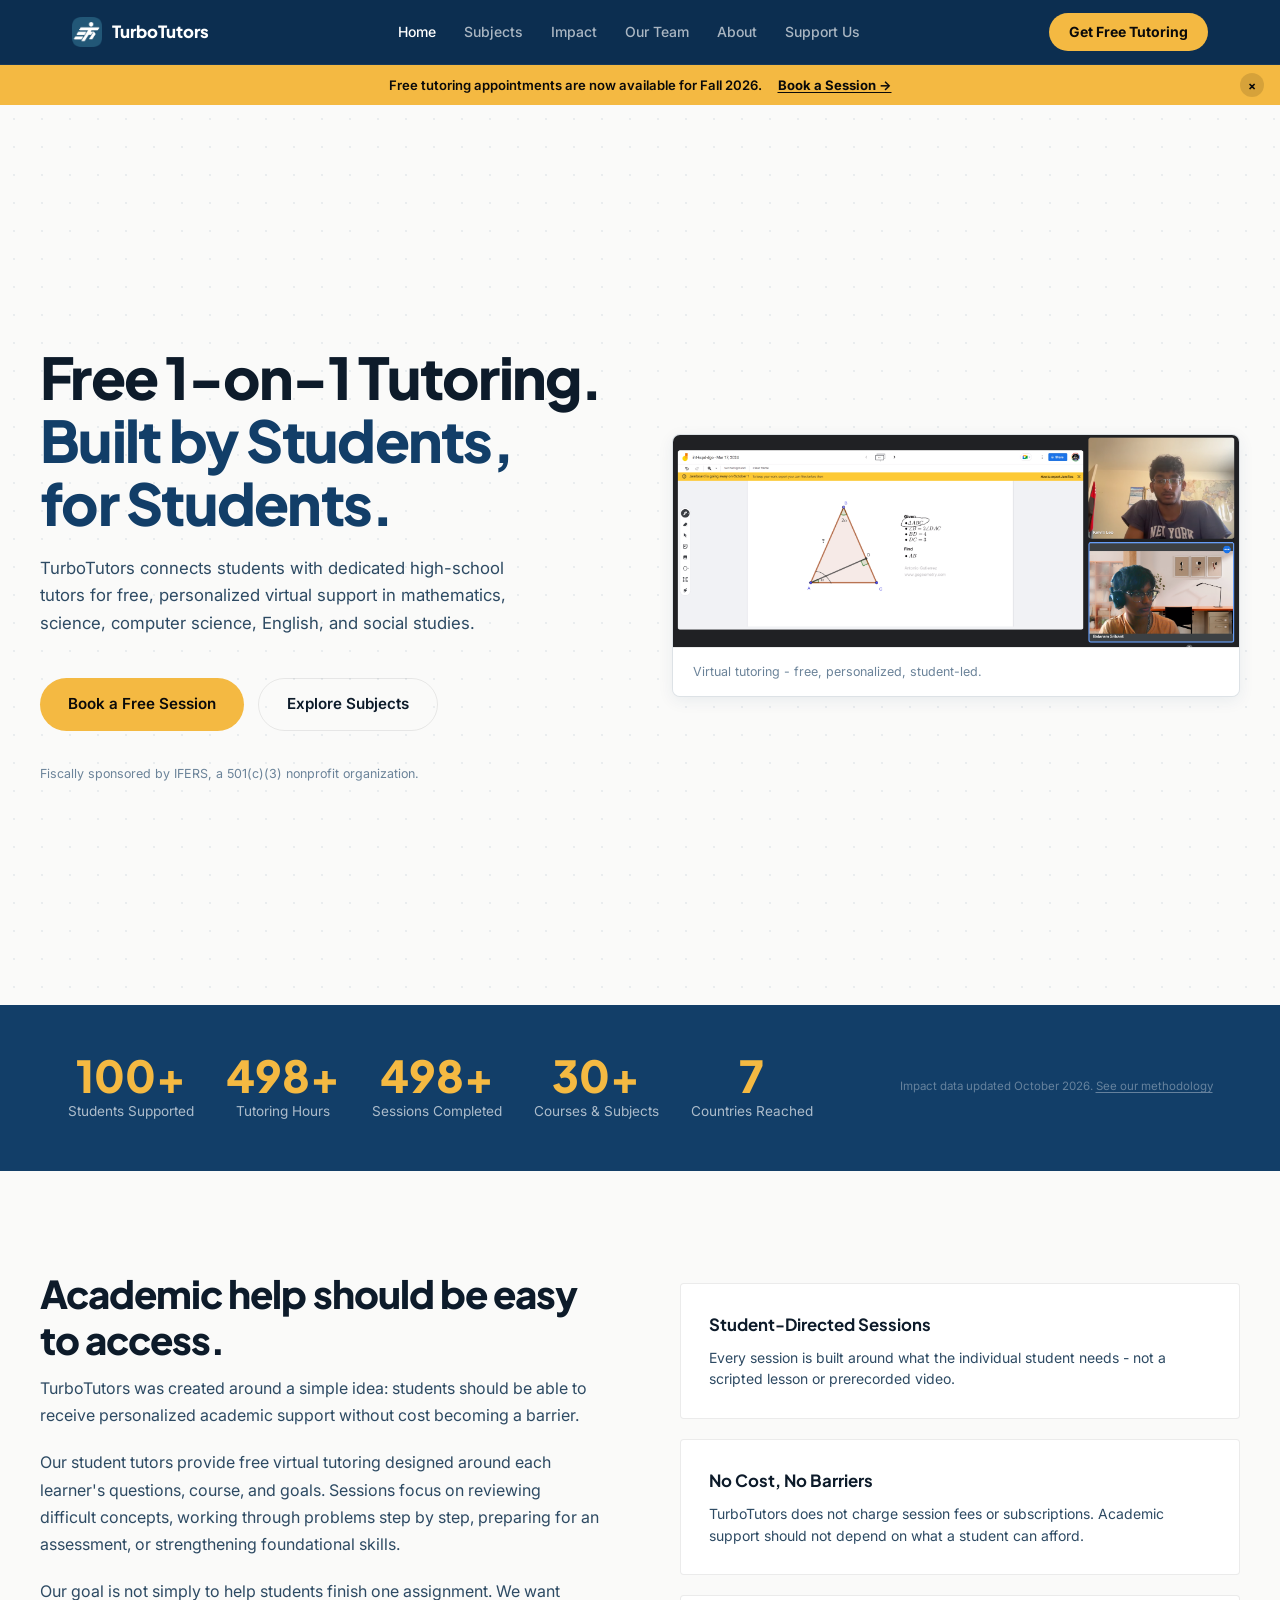
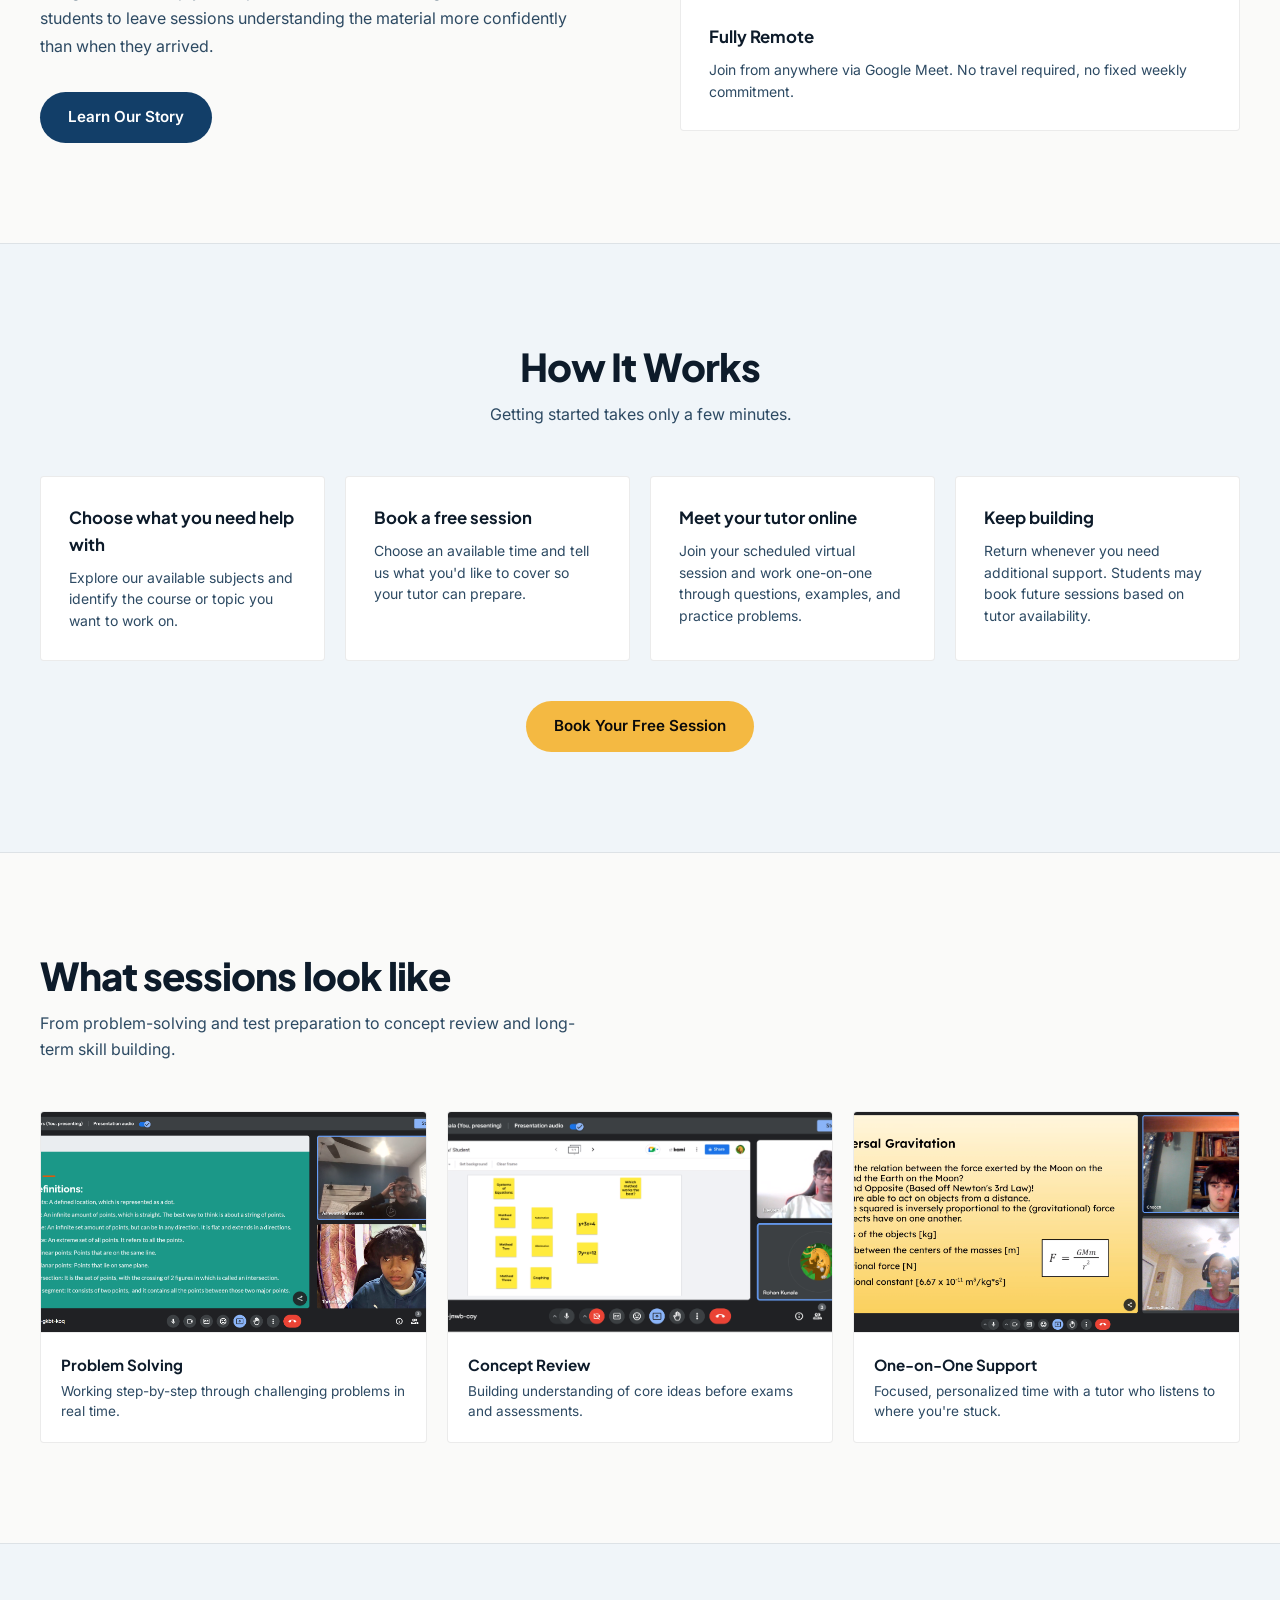
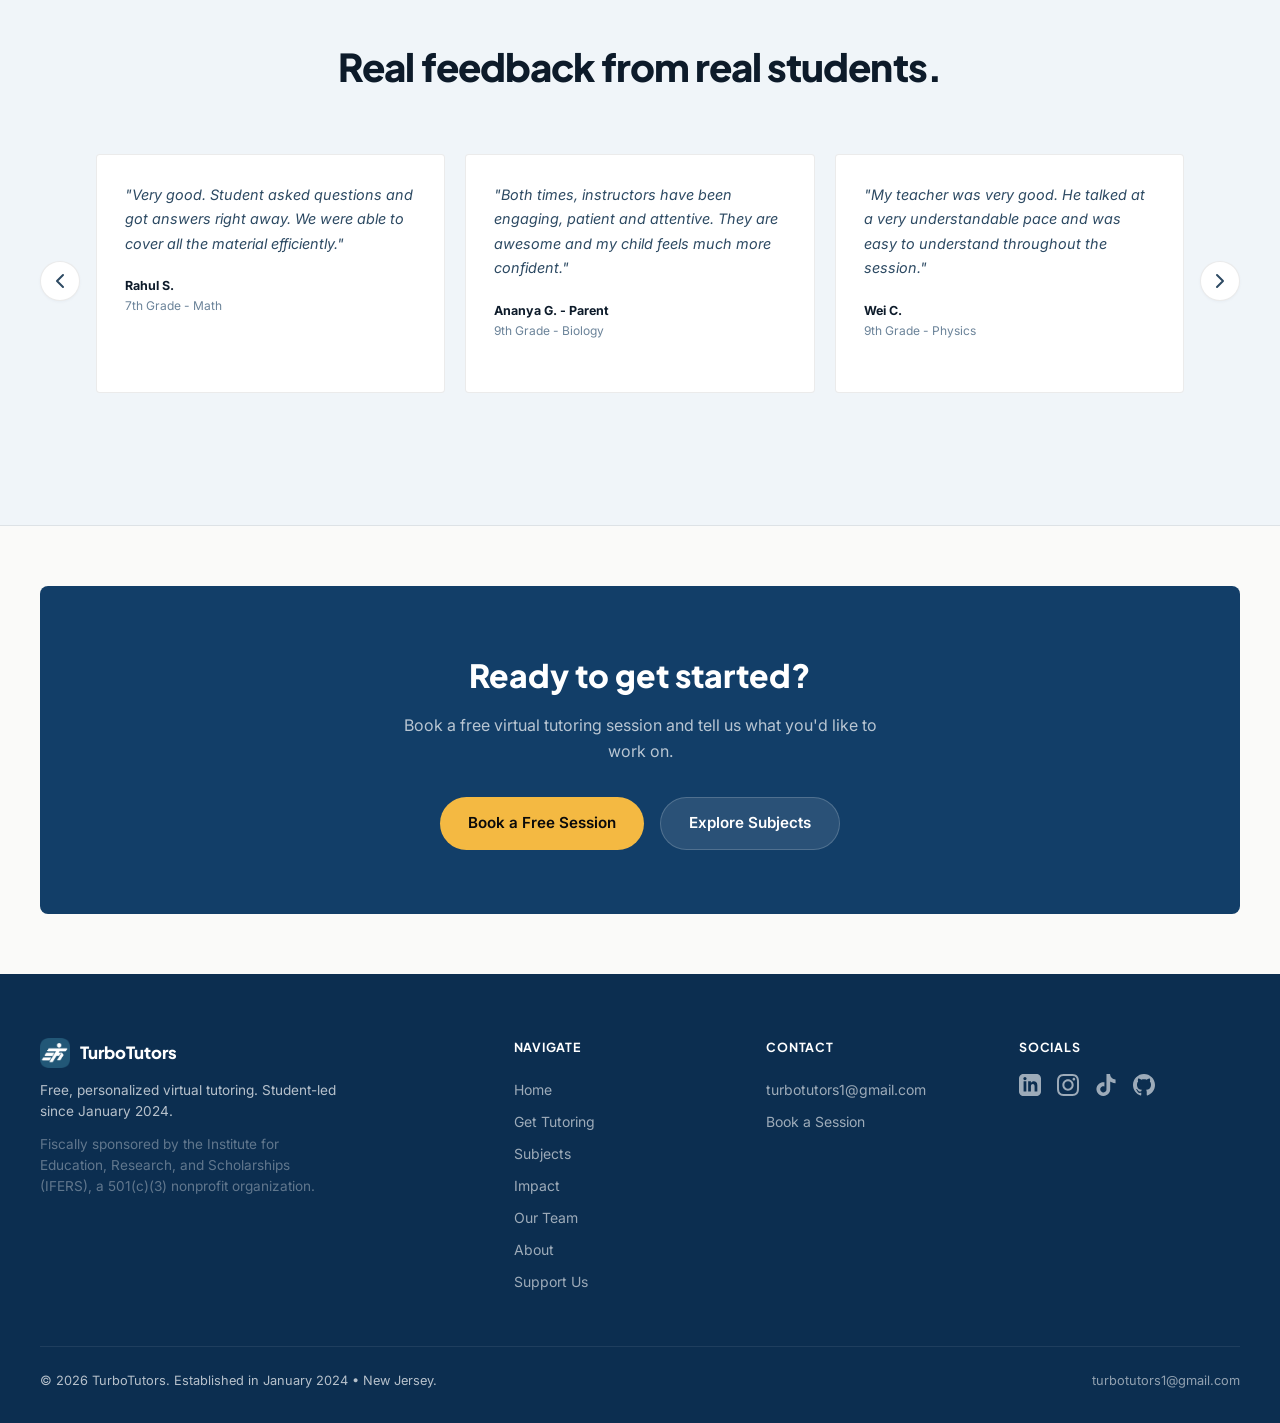
<file: index.html>
<!DOCTYPE html>
<html lang="en">

<head>
  <meta charset="UTF-8" />
  <meta name="viewport" content="width=device-width, initial-scale=1.0" />
  <title>TurboTutors - Free 1-on-1 Virtual Tutoring for Students</title>
  <meta name="description"
    content="TurboTutors connects students with dedicated high-school tutors for free, personalized virtual support in math, science, CS, English, and social studies. Book a free session today." />
  <link rel="stylesheet" href="styles.css" />
  <link rel="icon" type="image/png" href="logo-rounded.png" />
  <meta name="robots" content="index, follow, max-image-preview:large" />
  <link rel="canonical" href="https://turbotutors.vercel.app/" />
  <meta property="og:title" content="TurboTutors - Free 1-on-1 Virtual Tutoring for Students" />
  <meta property="og:description"
    content="TurboTutors connects students with dedicated high-school tutors for free, personalized virtual support in math, science, CS, English, and social studies. Book a free session today." />
  <meta property="og:url" content="https://turbotutors.vercel.app/" />
  <meta property="og:type" content="website" />
  <meta property="og:image" content="https://turbotutors.vercel.app/logo-rounded.png" />
  <meta name="twitter:card" content="summary" />
  <meta name="twitter:title" content="TurboTutors - Free 1-on-1 Virtual Tutoring for Students" />
  <meta name="twitter:description"
    content="TurboTutors connects students with dedicated high-school tutors for free, personalized virtual support in math, science, CS, English, and social studies. Book a free session today." />
  <meta name="twitter:image" content="https://turbotutors.vercel.app/logo-rounded.png" />
  <meta name="keywords"
    content="free tutoring, virtual tutoring, math tutor, science tutor, student-led tutoring, TurboTutors, non-profit tutoring" />
  <script type="application/ld+json">
  {
    "@context": "https://schema.org",
    "@type": "EducationalOrganization",
    "name": "TurboTutors",
    "url": "https://turbotutors.vercel.app",
    "logo": "https://turbotutors.vercel.app/logo-rounded.png",
    "description": "Free 1-on-1 Virtual Tutoring for Students"
  }
  </script>
  <meta name="google-site-verification" content="ZS9qT9Q0eaQe0GyUdbL14xlJrhSv3LWljfJ9KugIZxM" />
</head>

<body>
  <a href="#main" class="skip-link">Skip to content</a>

  <main id="main">

    <section class="hero">
      <div class="hero-bg-dots" aria-hidden="true"></div>
      <div class="hero-inner container">
        <div class="hero-text-wrap">
          <div class="hero-label">New Jersey &middot; Est. 2024 &middot; Free &middot; Virtual</div>
          <h1 class="hero-title">
            Free 1-on-1 Tutoring.<br>
            <em>Built by Students,<br>for Students.</em>
          </h1>
          <p class="hero-sub">
            TurboTutors connects students with dedicated high-school tutors for free, personalized virtual support in
            mathematics, science, computer science, English, and social studies.
          </p>
          <div class="hero-btns">
            <a href="get-tutoring.html" class="btn btn-primary" id="hero-book-btn">Book a Free Session</a>
            <a href="subjects.html" class="btn btn-outline" id="hero-subjects-btn">Explore Subjects</a>
          </div>
          <p class="hero-trust">
            Fiscally sponsored by IFERS, a 501(c)(3) nonprofit organization.
          </p>
        </div>
        <div class="reveal reveal-delay-1">
          <div class="hero-single-frame">
            <img src="assets/tutoring/balaram-tutoring.png" alt="Tutoring session with Balaram" />
            <div class="hero-image-caption">Virtual tutoring - free, personalized, student-led.</div>
          </div>
        </div>
      </div>
    </section>

    <section class="stats-strip" aria-label="Impact statistics">
      <div class="container">
        <div style="display:flex;justify-content:space-around;flex-wrap:wrap;gap:2rem;">
          <div class="stat-item">
            <div class="stat-num" data-target="100" data-suffix="+">100+</div>
            <div class="stat-label">Students Supported</div>
          </div>
          <div class="stat-item">
            <div class="stat-num" data-target="500" data-suffix="+">500+</div>
            <div class="stat-label">Tutoring Hours</div>
          </div>
          <div class="stat-item">
            <div class="stat-num" data-target="500" data-suffix="+">500+</div>
            <div class="stat-label">Sessions Completed</div>
          </div>
          <div class="stat-item">
            <div class="stat-num" data-target="30" data-suffix="+">30+</div>
            <div class="stat-label">Courses &amp; Subjects</div>
          </div>
          <div class="stat-item">
            <div class="stat-num" data-target="7">7</div>
            <div class="stat-label">Countries Reached</div>
          </div>
        </div>
        <p class="stats-updated">Impact data updated October 2026. <a href="impact.html">See our methodology</a></p>
      </div>
    </section>

    <section class="section" aria-labelledby="mission-title">
      <div class="container">
        <div style="display:grid;grid-template-columns:1fr 1fr;gap:5rem;align-items:center;">
          <div class="reveal">
            <div class="section-label">Our Mission</div>
            <h2 class="section-title" id="mission-title">Academic help should be easy to access.</h2>
            <p style="color:var(--text-2);margin-bottom:1.25rem;line-height:1.7;">
              TurboTutors was created around a simple idea: students should be able to receive personalized academic
              support without cost becoming a barrier.
            </p>
            <p style="color:var(--text-2);margin-bottom:1.25rem;line-height:1.7;">
              Our student tutors provide free virtual tutoring designed around each learner's questions, course, and
              goals. Sessions focus on reviewing difficult concepts, working through problems step by step, preparing
              for an assessment, or strengthening foundational skills.
            </p>
            <p style="color:var(--text-2);margin-bottom:2rem;line-height:1.7;">
              Our goal is not simply to help students finish one assignment. We want students to leave sessions
              understanding the material more confidently than when they arrived.
            </p>
            <a href="about.html" class="btn btn-dark" id="mission-about-btn">Learn Our Story</a>
          </div>
          <div class="reveal reveal-delay-1" style="display:flex;flex-direction:column;gap:1.25rem;">
            <div class="card">
              <h3>Student-Directed Sessions</h3>
              <p>Every session is built around what the individual student needs - not a scripted lesson or prerecorded
                video.</p>
            </div>
            <div class="card">
              <h3>No Cost, No Barriers</h3>
              <p>TurboTutors does not charge session fees or subscriptions. Academic support should not depend on what a
                student can afford.</p>
            </div>
            <div class="card">
              <h3>Fully Remote</h3>
              <p>Join from anywhere via Google Meet. No travel required, no fixed weekly commitment.</p>
            </div>
          </div>
        </div>
      </div>
    </section>

    <section class="section"
      style="background:var(--surface);border-top:1px solid var(--border);border-bottom:1px solid var(--border);"
      aria-labelledby="how-title">
      <div class="container">
        <div class="section-header center reveal">
          <div class="section-label">Process</div>
          <h2 class="section-title" id="how-title">How It Works</h2>
          <p class="section-sub">Getting started takes only a few minutes.</p>
        </div>
        <div class="cards-grid">
          <div class="card reveal">
            <h3>Choose what you need help with</h3>
            <p>Explore our available subjects and identify the course or topic you want to work on.</p>
          </div>
          <div class="card reveal reveal-delay-1">
            <h3>Book a free session</h3>
            <p>Choose an available time and tell us what you'd like to cover so your tutor can prepare.</p>
          </div>
          <div class="card reveal reveal-delay-2">
            <h3>Meet your tutor online</h3>
            <p>Join your scheduled virtual session and work one-on-one through questions, examples, and practice
              problems.</p>
          </div>
          <div class="card reveal reveal-delay-3">
            <h3>Keep building</h3>
            <p>Return whenever you need additional support. Students may book future sessions based on tutor
              availability.</p>
          </div>
        </div>
        <div style="text-align:center;margin-top:2.5rem;" class="reveal">
          <a href="get-tutoring.html" class="btn btn-primary" id="how-book-btn">Book Your Free Session</a>
        </div>
      </div>
    </section>

    <section class="section" aria-labelledby="gallery-title">
      <div class="container">
        <div class="section-header reveal">
          <div class="section-label">Learning in Action</div>
          <h2 class="section-title" id="gallery-title">What sessions look like</h2>
          <p class="section-sub">From problem-solving and test preparation to concept review and long-term skill
            building.</p>
        </div>
        <div class="gallery-grid">
          <div class="gallery-item reveal">
            <img src="assets/tutoring/ansh-tutoring.png" alt="Student working through math problems at a desk" />
            <div class="gallery-caption">
              <h4>Problem Solving</h4>
              <p>Working step-by-step through challenging problems in real time.</p>
            </div>
          </div>
          <div class="gallery-item reveal reveal-delay-1">
            <img src="assets/tutoring/rohan-tutoring.png" alt="Student taking notes during a study session" />
            <div class="gallery-caption">
              <h4>Concept Review</h4>
              <p>Building understanding of core ideas before exams and assessments.</p>
            </div>
          </div>
          <div class="gallery-item reveal reveal-delay-2">
            <img src="assets/tutoring/sammy-tutoring.png" alt="Students collaborating on a project" />
            <div class="gallery-caption">
              <h4>One-on-One Support</h4>
              <p>Focused, personalized time with a tutor who listens to where you're stuck.</p>
            </div>
          </div>
        </div>
      </div>
    </section>

    <section class="section"
      style="background:var(--surface);border-top:1px solid var(--border);border-bottom:1px solid var(--border);"
      aria-labelledby="testimonials-title">
      <div class="container">
        <div class="section-header center reveal">
          <div class="section-label">What Students Say</div>
          <h2 class="section-title" id="testimonials-title">Real feedback from real students.</h2>
        </div>
        <div class="testimonials-container reveal">
          <button class="scroll-btn prev" aria-label="Previous feedback" id="testi-prev">
            <svg width="24" height="24" viewBox="0 0 24 24" fill="none" stroke="currentColor" stroke-width="2"
              stroke-linecap="round" stroke-linejoin="round">
              <polyline points="15 18 9 12 15 6"></polyline>
            </svg>
          </button>
          <div class="testimonials-scroll" id="testi-scroll">
            <div class="card testimonial-slide">
              <p style="font-size:0.9rem;color:var(--text-2);line-height:1.7;font-style:italic;margin-bottom:1.25rem;">
                "Very good. Student asked questions and got answers right away. We were able to cover all the material
                efficiently."</p>
              <div style="font-size:0.78rem;font-weight:700;color:var(--text);">Rahul S.</div>
              <div style="font-size:0.75rem;color:var(--text-muted);">7th Grade - Math</div>
            </div>
            <div class="card testimonial-slide">
              <p style="font-size:0.9rem;color:var(--text-2);line-height:1.7;font-style:italic;margin-bottom:1.25rem;">
                "Both times, instructors have been engaging, patient and attentive. They are awesome and my child feels
                much more confident."</p>
              <div style="font-size:0.78rem;font-weight:700;color:var(--text);">Ananya G. - Parent</div>
              <div style="font-size:0.75rem;color:var(--text-muted);">9th Grade - Biology</div>
            </div>
            <div class="card testimonial-slide">
              <p style="font-size:0.9rem;color:var(--text-2);line-height:1.7;font-style:italic;margin-bottom:1.25rem;">
                "My teacher was very good. He talked at a very understandable pace and was easy to understand throughout
                the session."</p>
              <div style="font-size:0.78rem;font-weight:700;color:var(--text);">Wei C.</div>
              <div style="font-size:0.75rem;color:var(--text-muted);">9th Grade - Physics</div>
            </div>
            <div class="card testimonial-slide">
              <p style="font-size:0.9rem;color:var(--text-2);line-height:1.7;font-style:italic;margin-bottom:1.25rem;">
                "The sessions are very engaging. I was struggling with Algebra, but my tutor broke down the equations
                perfectly. Highly recommend!"</p>
              <div style="font-size:0.78rem;font-weight:700;color:var(--text);">Priya P.</div>
              <div style="font-size:0.75rem;color:var(--text-muted);">8th Grade - Algebra I</div>
            </div>
            <div class="card testimonial-slide">
              <p style="font-size:0.9rem;color:var(--text-2);line-height:1.7;font-style:italic;margin-bottom:1.25rem;">
                "My tutor was incredibly patient and explained the concept in a completely different way than my teacher
                had. I finally understood how to approach the problem."</p>
              <div style="font-size:0.78rem;font-weight:700;color:var(--text);">Sarah M.</div>
              <div style="font-size:0.75rem;color:var(--text-muted);">9th Grade - Geometry</div>
            </div>
            <div class="card testimonial-slide">
              <p style="font-size:0.9rem;color:var(--text-2);line-height:1.7;font-style:italic;margin-bottom:1.25rem;">
                "I really appreciated that I could tell my tutor exactly what I was struggling with and we worked on
                exactly that the whole session. It wasn't generic."</p>
              <div style="font-size:0.78rem;font-weight:700;color:var(--text);">Michael C.</div>
              <div style="font-size:0.75rem;color:var(--text-muted);">10th Grade - Physics</div>
            </div>
          </div>
          <button class="scroll-btn next" aria-label="Next feedback" id="testi-next">
            <svg width="24" height="24" viewBox="0 0 24 24" fill="none" stroke="currentColor" stroke-width="2"
              stroke-linecap="round" stroke-linejoin="round">
              <polyline points="9 18 15 12 9 6"></polyline>
            </svg>
          </button>
        </div>
      </div>
    </section>

    <section class="section-sm" aria-labelledby="cta-title">
      <div class="container">
        <div class="cta-banner reveal">
          <h2 id="cta-title">Ready to get started?</h2>
          <p>Book a free virtual tutoring session and tell us what you'd like to work on.</p>
          <div style="display:flex;gap:1rem;justify-content:center;flex-wrap:wrap;">
            <a href="get-tutoring.html" class="btn btn-primary" id="cta-book-btn">Book a Free Session</a>
            <a href="subjects.html" class="btn btn-ghost" id="cta-subjects-btn">Explore Subjects</a>
          </div>
        </div>
      </div>
    </section>

  </main>

  <script src="components.js" defer></script>
</body>

</html>
</file>
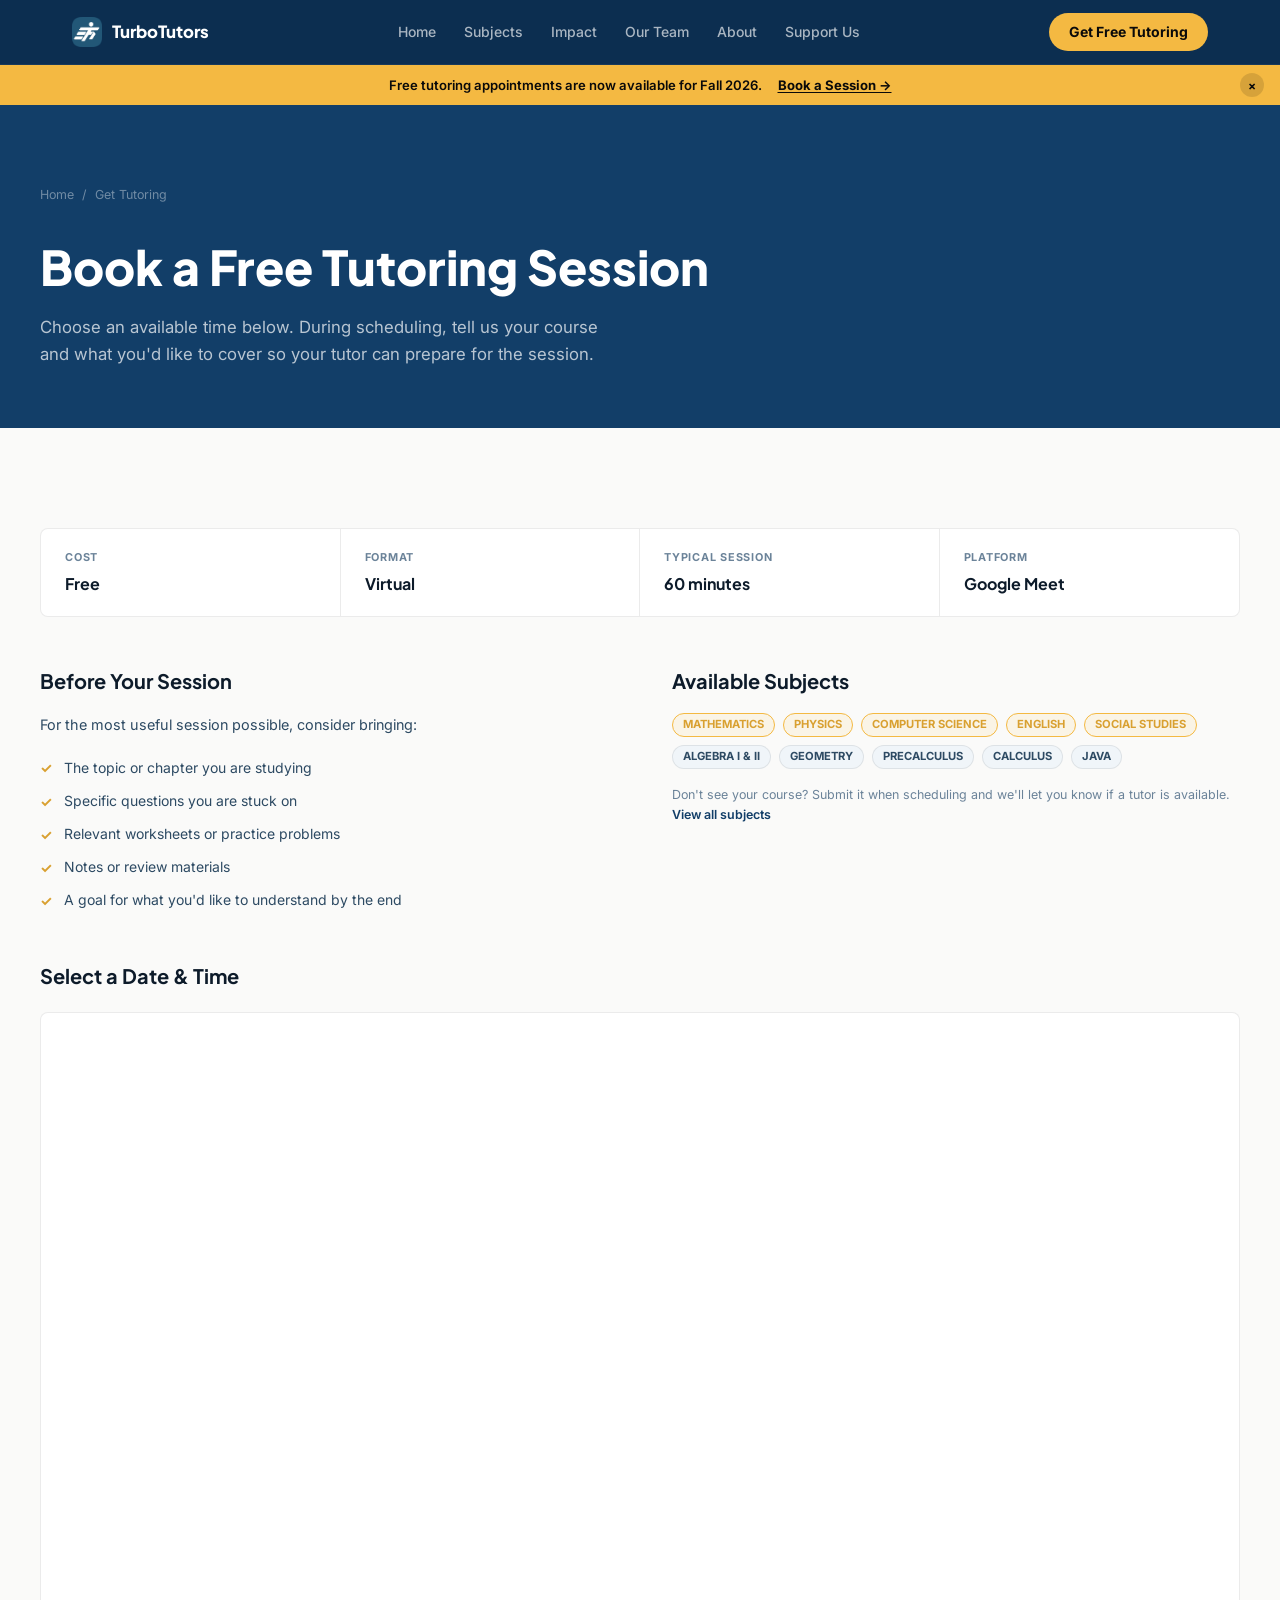
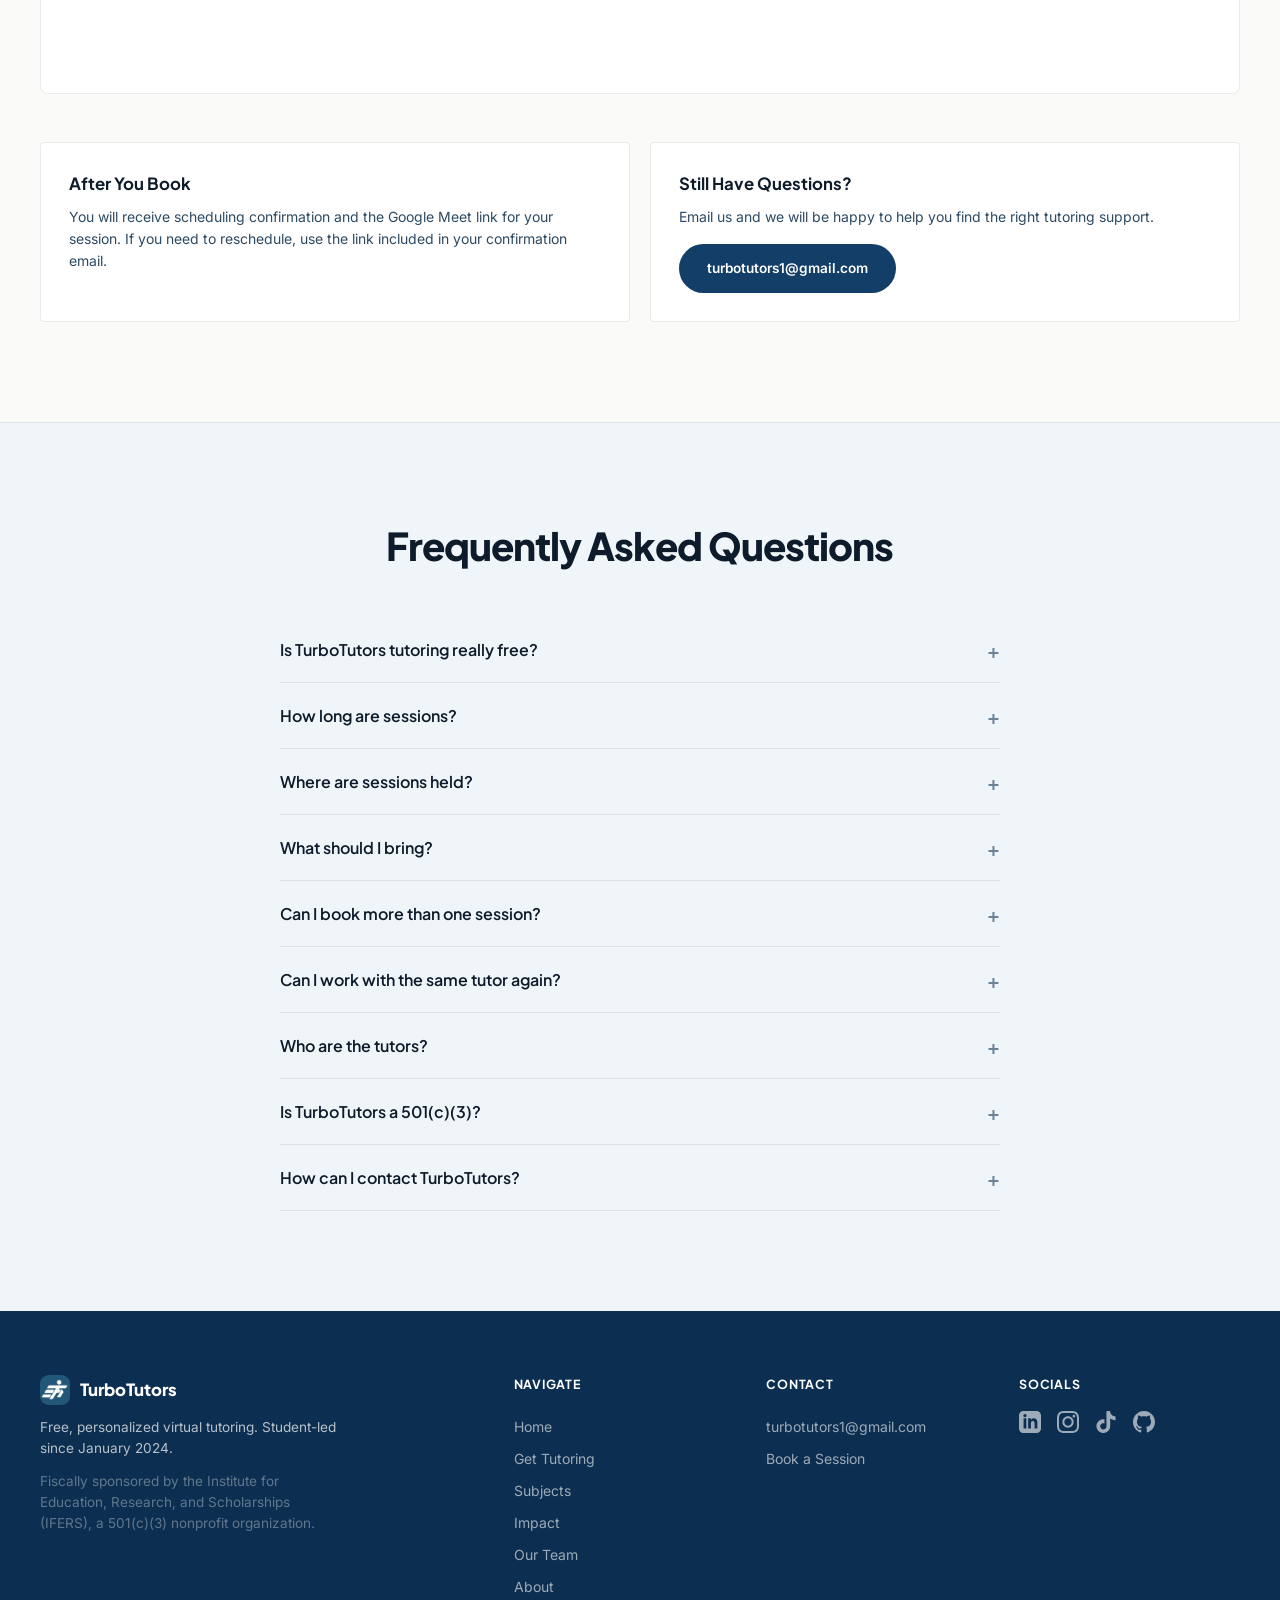
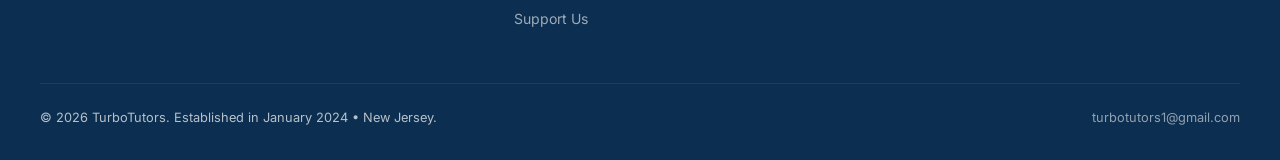
<file: get-tutoring.html>
<!DOCTYPE html>
<html lang="en">
<head>
  <meta charset="UTF-8" />
  <meta name="viewport" content="width=device-width, initial-scale=1.0" />
  <title>Book a Free Tutoring Session - TurboTutors</title>
  <meta name="description" content="Schedule a free one-on-one virtual tutoring session with TurboTutors. Available in math, science, computer science, English, and social studies." />
  <link rel="stylesheet" href="styles.css" />
  <link href="https://assets.calendly.com/assets/external/widget.css" rel="stylesheet" />
  <link rel="icon" type="image/png" href="logo-rounded.png" />
  <meta name="robots" content="index, follow, max-image-preview:large" />
  <link rel="canonical" href="https://turbotutors.vercel.app/get-tutoring.html" />
  <meta property="og:title" content="Book a Free Tutoring Session - TurboTutors" />
  <meta property="og:description" content="Schedule a free one-on-one virtual tutoring session with TurboTutors. Available in math, science, computer science, English, and social studies." />
  <meta property="og:url" content="https://turbotutors.vercel.app/get-tutoring.html" />
  <meta property="og:type" content="website" />
  <meta property="og:image" content="https://turbotutors.vercel.app/logo-rounded.png" />
  <meta name="twitter:card" content="summary" />
  <meta name="twitter:title" content="Book a Free Tutoring Session - TurboTutors" />
  <meta name="twitter:description" content="Schedule a free one-on-one virtual tutoring session with TurboTutors. Available in math, science, computer science, English, and social studies." />
  <meta name="twitter:image" content="https://turbotutors.vercel.app/logo-rounded.png" />
  <meta name="keywords" content="book a tutor, free tutoring session, schedule tutoring, math help online, science help online" />
  <script type="application/ld+json">
  {
    "@context": "https://schema.org",
    "@type": "EducationalOrganization",
    "name": "TurboTutors",
    "url": "https://turbotutors.vercel.app",
    "logo": "https://turbotutors.vercel.app/logo-rounded.png",
    "description": "Free 1-on-1 Virtual Tutoring for Students"
  }
  </script>
  <meta name="google-site-verification" content="ZS9qT9Q0eaQe0GyUdbL14xlJrhSv3LWljfJ9KugIZxM" />
</head>
<body>
  <a href="#main" class="skip-link">Skip to content</a>

  <main id="main">

    <div class="page-header-dark">
      <div class="container">
        <nav class="breadcrumb breadcrumb-dark" aria-label="Breadcrumb">
          <a href="index.html">Home</a>
          <span aria-hidden="true">/</span>
          <span aria-current="page">Get Tutoring</span>
        </nav>
        <div class="hero-label">Free &middot; Virtual &middot; One-on-One</div>
        <h1>Book a Free Tutoring Session</h1>
        <p>Choose an available time below. During scheduling, tell us your course and what you'd like to cover so your tutor can prepare for the session.</p>
      </div>
    </div>

    <section class="section" aria-labelledby="session-info-title">
      <div class="container">

        <div class="info-strip" aria-label="Session details">
          <div class="info-strip-item">
            <div class="info-strip-label">Cost</div>
            <div class="info-strip-value">Free</div>
          </div>
          <div class="info-strip-item">
            <div class="info-strip-label">Format</div>
            <div class="info-strip-value">Virtual</div>
          </div>
          <div class="info-strip-item">
            <div class="info-strip-label">Typical Session</div>
            <div class="info-strip-value">60 minutes</div>
          </div>
          <div class="info-strip-item">
            <div class="info-strip-label">Platform</div>
            <div class="info-strip-value">Google Meet</div>
          </div>
        </div>

        <div style="display:grid;grid-template-columns:1fr 1fr;gap:4rem;margin-bottom:3rem;">
          <div>
            <h2 id="session-info-title" style="font-family:var(--font-head);font-size:1.25rem;font-weight:700;margin-bottom:1rem;">Before Your Session</h2>
            <p style="color:var(--text-2);font-size:0.9rem;margin-bottom:1.25rem;">For the most useful session possible, consider bringing:</p>
            <ul style="display:flex;flex-direction:column;gap:0.625rem;">
              <li style="display:flex;align-items:flex-start;gap:0.75rem;font-size:0.875rem;color:var(--text-2);">
                <span style="color:var(--accent-dark);font-weight:700;margin-top:0.05rem;">&#10003;</span>
                The topic or chapter you are studying
              </li>
              <li style="display:flex;align-items:flex-start;gap:0.75rem;font-size:0.875rem;color:var(--text-2);">
                <span style="color:var(--accent-dark);font-weight:700;margin-top:0.05rem;">&#10003;</span>
                Specific questions you are stuck on
              </li>
              <li style="display:flex;align-items:flex-start;gap:0.75rem;font-size:0.875rem;color:var(--text-2);">
                <span style="color:var(--accent-dark);font-weight:700;margin-top:0.05rem;">&#10003;</span>
                Relevant worksheets or practice problems
              </li>
              <li style="display:flex;align-items:flex-start;gap:0.75rem;font-size:0.875rem;color:var(--text-2);">
                <span style="color:var(--accent-dark);font-weight:700;margin-top:0.05rem;">&#10003;</span>
                Notes or review materials
              </li>
              <li style="display:flex;align-items:flex-start;gap:0.75rem;font-size:0.875rem;color:var(--text-2);">
                <span style="color:var(--accent-dark);font-weight:700;margin-top:0.05rem;">&#10003;</span>
                A goal for what you'd like to understand by the end
              </li>
            </ul>
          </div>
          <div>
            <h2 style="font-family:var(--font-head);font-size:1.25rem;font-weight:700;margin-bottom:1rem;">Available Subjects</h2>
            <div style="display:flex;flex-wrap:wrap;gap:0.5rem;">
              <span class="pill-tag">Mathematics</span>
              <span class="pill-tag">Physics</span>
              <span class="pill-tag">Computer Science</span>
              <span class="pill-tag">English</span>
              <span class="pill-tag">Social Studies</span>
              <span class="pill-neutral pill-tag">Algebra I &amp; II</span>
              <span class="pill-neutral pill-tag">Geometry</span>
              <span class="pill-neutral pill-tag">Precalculus</span>
              <span class="pill-neutral pill-tag">Calculus</span>
              <span class="pill-neutral pill-tag">Java</span>
            </div>
            <p style="color:var(--text-muted);font-size:0.78rem;margin-top:1rem;">
              Don't see your course? Submit it when scheduling and we'll let you know if a tutor is available. <a href="subjects.html" style="color:var(--navy);font-weight:600;">View all subjects</a>
            </p>
          </div>
        </div>

        <h2 style="font-family:var(--font-head);font-size:1.25rem;font-weight:700;margin-bottom:1.25rem;">Select a Date &amp; Time</h2>
        <div class="calendly-wrap" id="calendly-container">
          <div
            class="calendly-inline-widget"
            data-url="https://calendly.com/turbotutors/tutoring-session"
            style="min-width:320px;height:680px;"
            aria-label="TurboTutors scheduling widget">
          </div>
        </div>

        <div style="display:grid;grid-template-columns:1fr 1fr;gap:1.25rem;margin-top:3rem;">
          <div class="card">
            <h3>After You Book</h3>
            <p>You will receive scheduling confirmation and the Google Meet link for your session. If you need to reschedule, use the link included in your confirmation email.</p>
          </div>
          <div class="card">
            <h3>Still Have Questions?</h3>
            <p style="margin-bottom:1rem;">Email us and we will be happy to help you find the right tutoring support.</p>
            <a href="mailto:turbotutors1@gmail.com" class="btn btn-dark" id="get-tutoring-email-btn" style="font-size:0.85rem;">turbotutors1@gmail.com</a>
          </div>
        </div>

      </div>
    </section>

    <section class="section" style="background:var(--surface);border-top:1px solid var(--border);" aria-labelledby="faq-title">
      <div class="container">
        <div class="section-header center reveal">
          <div class="section-label">Questions</div>
          <h2 class="section-title" id="faq-title">Frequently Asked Questions</h2>
        </div>

        <div class="faq-list">

          <div class="faq-item">
            <button class="faq-q" id="faq-q1">
              Is TurboTutors tutoring really free?
              <span class="faq-icon" aria-hidden="true">+</span>
            </button>
            <div class="faq-a" role="region" aria-labelledby="faq-q1">
              <p>Yes. TurboTutors does not charge students for tutoring sessions. There are no fees, subscriptions, or hidden costs.</p>
            </div>
          </div>

          <div class="faq-item">
            <button class="faq-q" id="faq-q2">
              How long are sessions?
              <span class="faq-icon" aria-hidden="true">+</span>
            </button>
            <div class="faq-a" role="region" aria-labelledby="faq-q2">
              <p>Most tutoring appointments are scheduled for approximately 60 minutes.</p>
            </div>
          </div>

          <div class="faq-item">
            <button class="faq-q" id="faq-q3">
              Where are sessions held?
              <span class="faq-icon" aria-hidden="true">+</span>
            </button>
            <div class="faq-a" role="region" aria-labelledby="faq-q3">
              <p>Sessions are held virtually using Google Meet. You will receive the meeting link in your confirmation email after booking.</p>
            </div>
          </div>

          <div class="faq-item">
            <button class="faq-q" id="faq-q4">
              What should I bring?
              <span class="faq-icon" aria-hidden="true">+</span>
            </button>
            <div class="faq-a" role="region" aria-labelledby="faq-q4">
              <p>Bring relevant notes, assignments, practice problems, review materials, or specific questions. Sharing what you want to cover when booking also helps your tutor prepare.</p>
            </div>
          </div>

          <div class="faq-item">
            <button class="faq-q" id="faq-q5">
              Can I book more than one session?
              <span class="faq-icon" aria-hidden="true">+</span>
            </button>
            <div class="faq-a" role="region" aria-labelledby="faq-q5">
              <p>Yes. Students may schedule additional sessions based on tutor availability. There is no limit on how many times you can book.</p>
            </div>
          </div>

          <div class="faq-item">
            <button class="faq-q" id="faq-q6">
              Can I work with the same tutor again?
              <span class="faq-icon" aria-hidden="true">+</span>
            </button>
            <div class="faq-a" role="region" aria-labelledby="faq-q6">
              <p>You may request a tutor you have previously worked with, although availability cannot always be guaranteed.</p>
            </div>
          </div>

          <div class="faq-item">
            <button class="faq-q" id="faq-q7">
              Who are the tutors?
              <span class="faq-icon" aria-hidden="true">+</span>
            </button>
            <div class="faq-a" role="region" aria-labelledby="faq-q7">
              <p>TurboTutors is led by high-school students who provide tutoring in subjects they have studied and are comfortable teaching. Learn more on our <a href="team.html">Team page</a>.</p>
            </div>
          </div>

          <div class="faq-item">
            <button class="faq-q" id="faq-q8">
              Is TurboTutors a 501(c)(3)?
              <span class="faq-icon" aria-hidden="true">+</span>
            </button>
            <div class="faq-a" role="region" aria-labelledby="faq-q8">
              <p>TurboTutors is fiscally sponsored by the Institute for Education, Research, and Scholarships (IFERS), a 501(c)(3) nonprofit organization. Charitable contributions are administered through IFERS.</p>
            </div>
          </div>

          <div class="faq-item">
            <button class="faq-q" id="faq-q9">
              How can I contact TurboTutors?
              <span class="faq-icon" aria-hidden="true">+</span>
            </button>
            <div class="faq-a" role="region" aria-labelledby="faq-q9">
              <p>Email us at <a href="mailto:turbotutors1@gmail.com">turbotutors1@gmail.com</a> and we will be happy to help.</p>
            </div>
          </div>

        </div>
      </div>
    </section>

  </main>

  <script src="https://assets.calendly.com/assets/external/widget.js" async></script>
  <script src="components.js" defer></script>
</body>
</html>
</file>
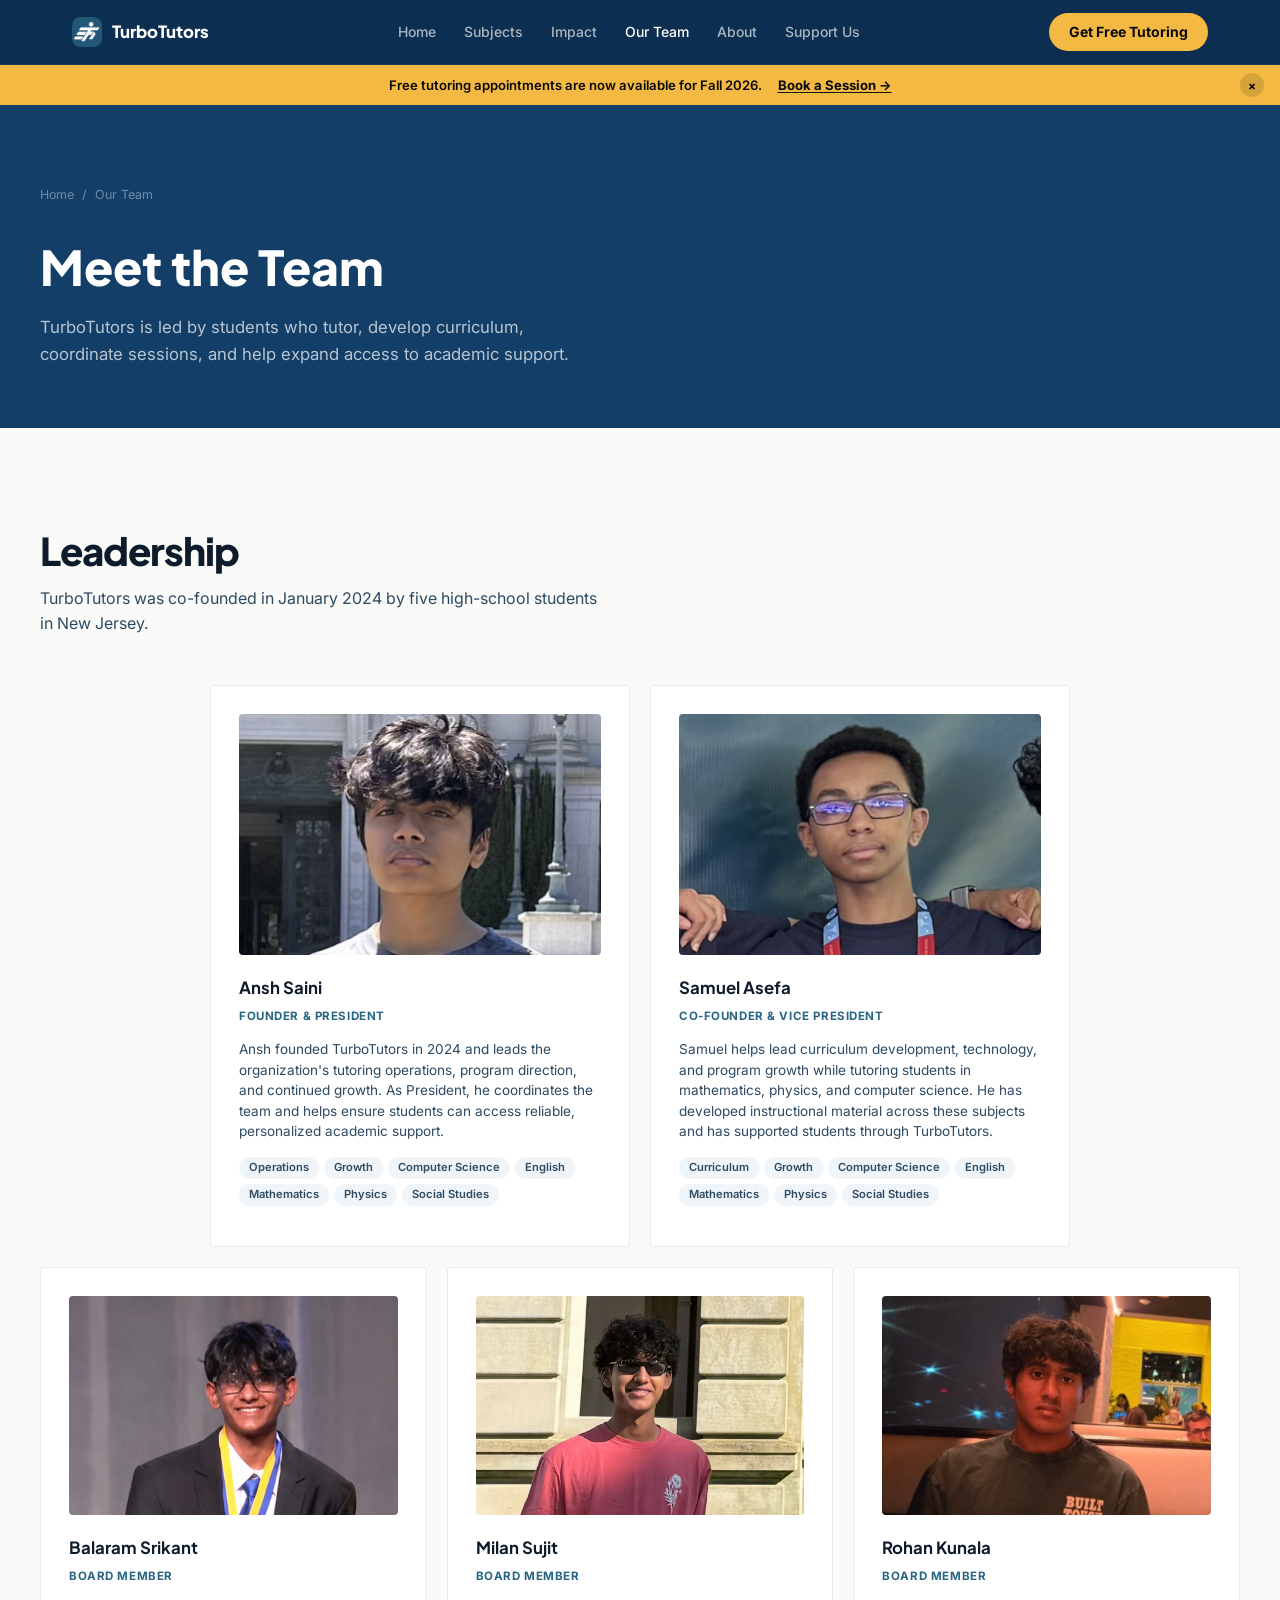
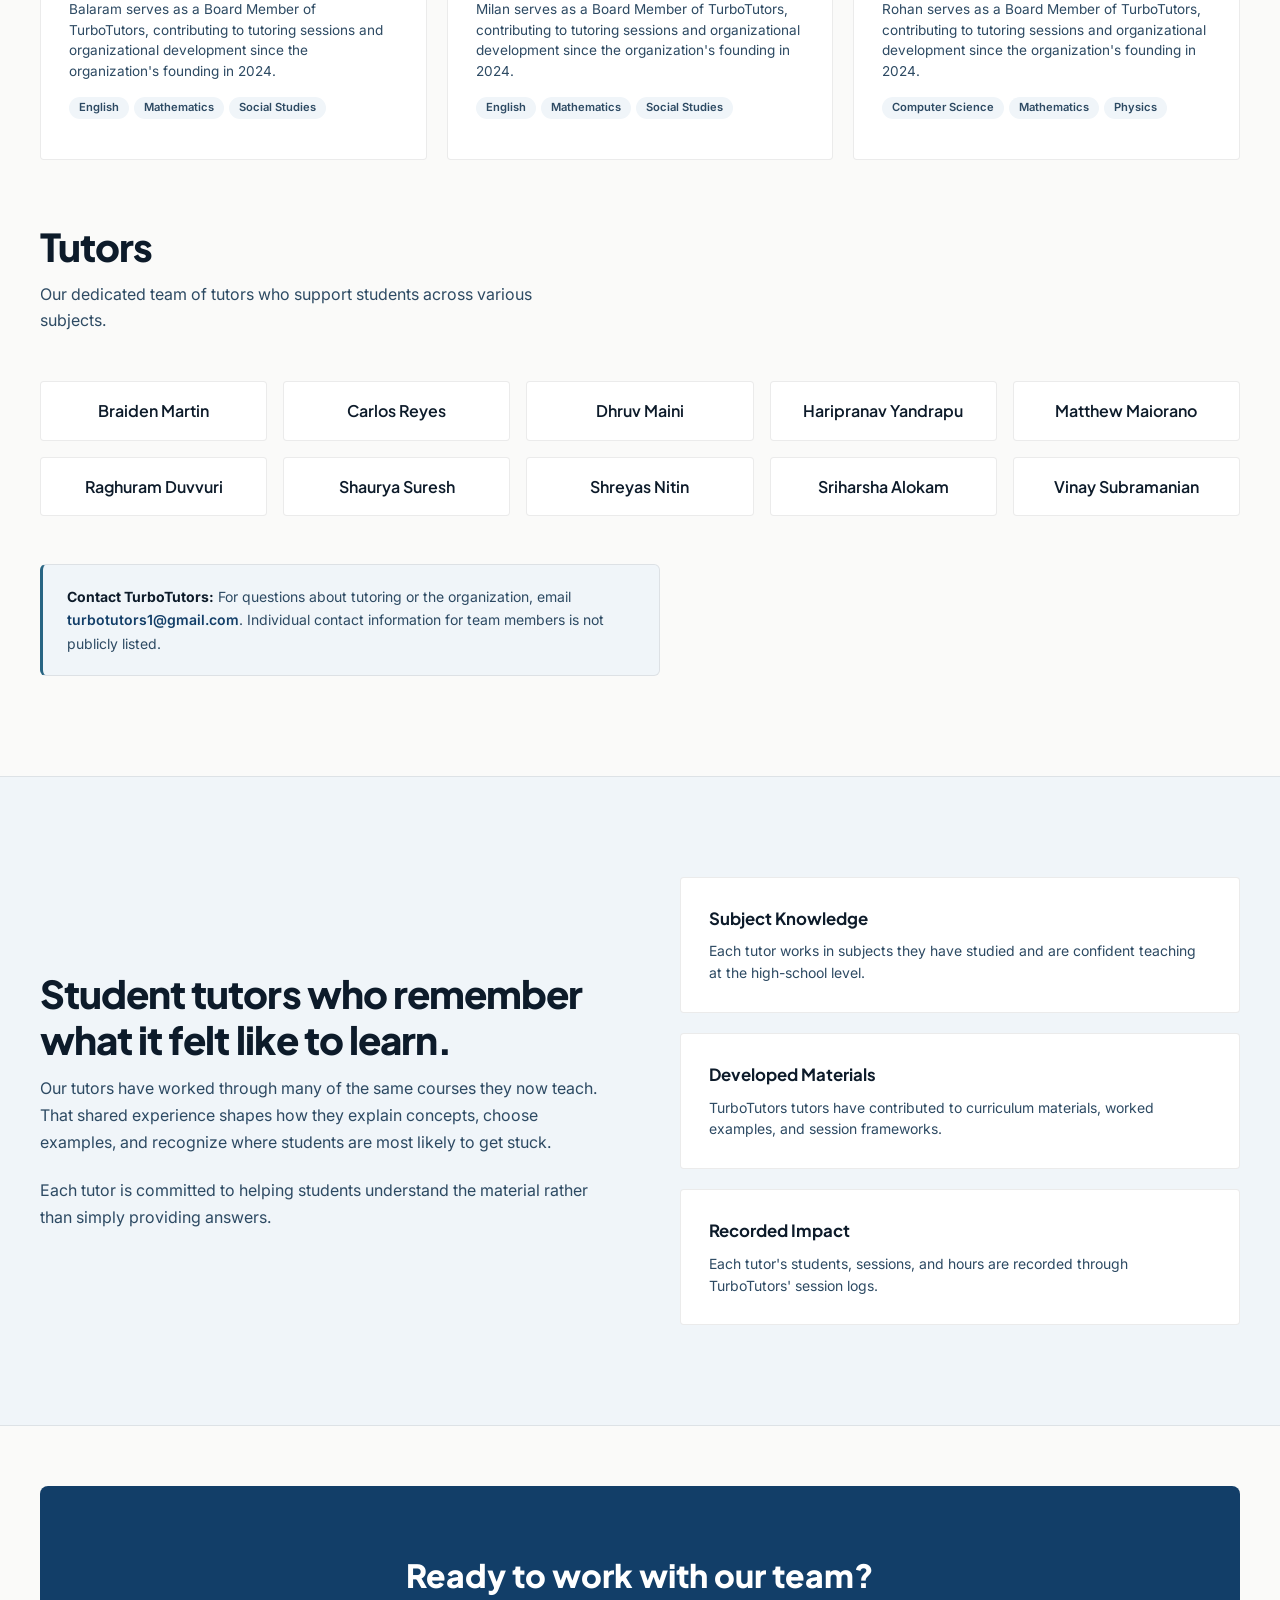
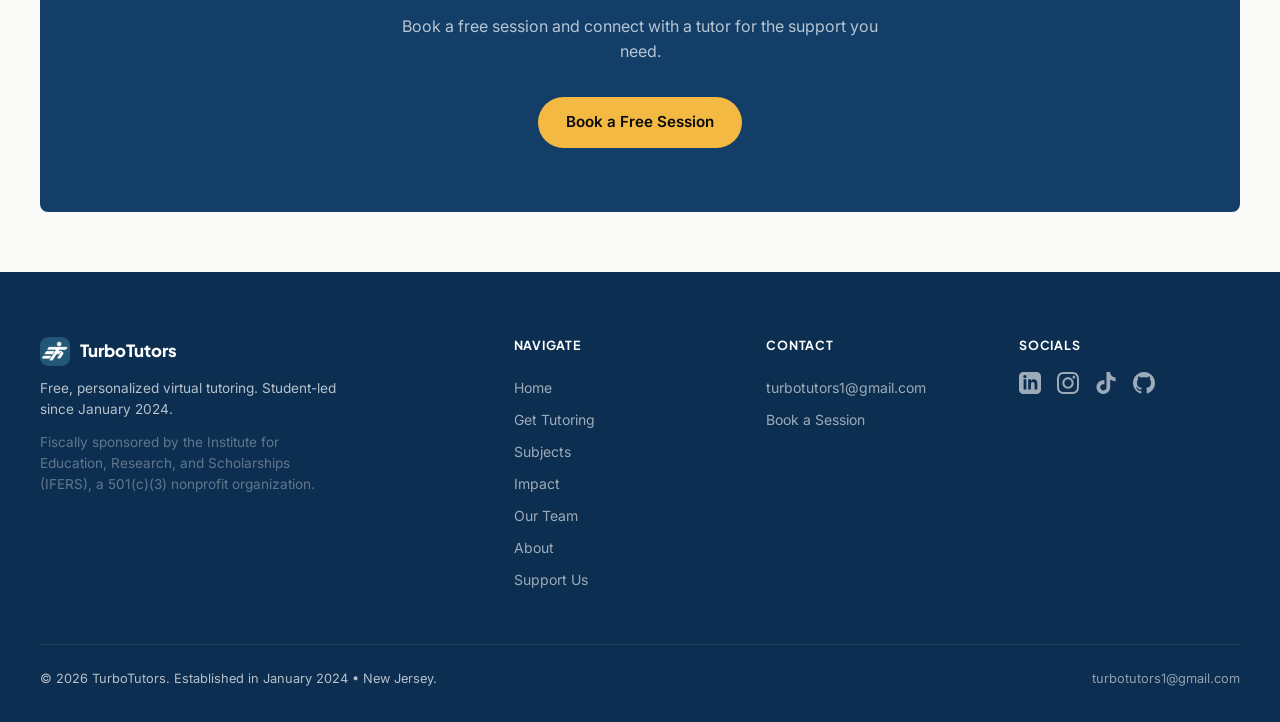
<file: team.html>
<!DOCTYPE html>
<html lang="en">

<head>
  <meta charset="UTF-8" />
  <meta name="viewport" content="width=device-width, initial-scale=1.0" />
  <title>Our Team - TurboTutors</title>
  <meta name="description"
    content="Meet the student founders and tutors behind TurboTutors. Free virtual tutoring in math, science, CS, English, and social studies." />
  <link rel="stylesheet" href="styles.css" />
  <link rel="icon" type="image/png" href="logo-rounded.png" />
  <meta name="robots" content="index, follow, max-image-preview:large" />
  <link rel="canonical" href="https://turbotutors.vercel.app/team.html" />
  <meta property="og:title" content="Our Team - TurboTutors" />
  <meta property="og:description"
    content="Meet the student founders and tutors behind TurboTutors. Free virtual tutoring in math, science, CS, English, and social studies." />
  <meta property="og:url" content="https://turbotutors.vercel.app/team.html" />
  <meta property="og:type" content="website" />
  <meta property="og:image" content="https://turbotutors.vercel.app/logo-rounded.png" />
  <meta name="twitter:card" content="summary" />
  <meta name="twitter:title" content="Our Team - TurboTutors" />
  <meta name="twitter:description"
    content="Meet the student founders and tutors behind TurboTutors. Free virtual tutoring in math, science, CS, English, and social studies." />
  <meta name="twitter:image" content="https://turbotutors.vercel.app/logo-rounded.png" />
  <meta name="keywords" content="TurboTutors team, founders, student tutors, high-school tutors" />
  <script type="application/ld+json">
  {
    "@context": "https://schema.org",
    "@type": "EducationalOrganization",
    "name": "TurboTutors",
    "url": "https://turbotutors.vercel.app",
    "logo": "https://turbotutors.vercel.app/logo-rounded.png",
    "description": "Free 1-on-1 Virtual Tutoring for Students"
  }
  </script>
  <meta name="google-site-verification" content="ZS9qT9Q0eaQe0GyUdbL14xlJrhSv3LWljfJ9KugIZxM" />
</head>

<body>
  <a href="#main" class="skip-link">Skip to content</a>

  <main id="main">

    <div class="page-header-dark">
      <div class="container">
        <nav class="breadcrumb breadcrumb-dark" aria-label="Breadcrumb">
          <a href="index.html">Home</a>
          <span aria-hidden="true">/</span>
          <span aria-current="page">Our Team</span>
        </nav>
        <div class="hero-label">Leadership &amp; Tutors</div>
        <h1>Meet the Team</h1>
        <p>TurboTutors is led by students who tutor, develop curriculum, coordinate sessions, and help expand access to
          academic support.</p>
      </div>
    </div>

    <section class="section" aria-labelledby="leadership-title">
      <div class="container">

        <div class="section-header reveal">
          <div class="section-label">Co-Founders</div>
          <h2 class="section-title" id="leadership-title">Leadership</h2>
          <p class="section-sub">TurboTutors was co-founded in January 2024 by five high-school students in New Jersey.
          </p>
        </div>

        <div class="team-flex-centered">

          <article class="team-card reveal" aria-labelledby="ansh-name">
            <div class="team-image-wrap" aria-hidden="true">
              <img src="assets/team/ansh-saini.png" alt="Ansh Saini" style="object-position: center 5%;" />
            </div>
            <h3 id="ansh-name">Ansh Saini</h3>
            <span class="role-tag">Founder &amp; President</span>
            <p>Ansh founded TurboTutors in 2024 and leads the organization's tutoring operations, program direction, and
              continued growth. As President, he coordinates the team and helps ensure students can access reliable,
              personalized academic support.</p>
            <div class="team-skills">
              <span class="skill-chip">Operations</span>
              <span class="skill-chip">Growth</span>
              <span class="skill-chip">Computer Science</span>
              <span class="skill-chip">English</span>
              <span class="skill-chip">Mathematics</span>
              <span class="skill-chip">Physics</span>
              <span class="skill-chip">Social Studies</span>
            </div>
          </article>

          <article class="team-card reveal reveal-delay-1" aria-labelledby="samuel-name">
            <div class="team-image-wrap" aria-hidden="true">
              <img src="assets/team/samuel-asefa.png" alt="Samuel Asefa" style="object-position: center 25%;" />
            </div>
            <h3 id="samuel-name">Samuel Asefa</h3>
            <span class="role-tag">Co-Founder &amp; Vice President</span>
            <p>Samuel helps lead curriculum development, technology, and program growth while tutoring students in
              mathematics, physics, and computer science. He has developed instructional material across these subjects
              and has supported students through TurboTutors.</p>
            <div class="team-skills">
              <span class="skill-chip">Curriculum</span>
              <span class="skill-chip">Growth</span>
              <span class="skill-chip">Computer Science</span>
              <span class="skill-chip">English</span>
              <span class="skill-chip">Mathematics</span>
              <span class="skill-chip">Physics</span>
              <span class="skill-chip">Social Studies</span>
            </div>
          </article>

        </div>

        <div class="team-flex-centered">

          <article class="team-card reveal" aria-labelledby="balaram-name">
            <div class="team-image-wrap" aria-hidden="true">
              <img src="assets/team/balaram-srikant.png" alt="Balaram Srikant" style="object-position: 100% 15%;" />
            </div>
            <h3 id="balaram-name">Balaram Srikant</h3>
            <span class="role-tag">Board Member</span>
            <p>Balaram serves as a Board Member of TurboTutors, contributing to tutoring sessions and
              organizational development since the organization's founding in 2024.</p>
            <div class="team-skills">
              <span class="skill-chip">English</span>
              <span class="skill-chip">Mathematics</span>
              <span class="skill-chip">Social Studies</span>
            </div>
          </article>

          <article class="team-card reveal reveal-delay-1" aria-labelledby="milan-name">
            <div class="team-image-wrap" aria-hidden="true">
              <img src="assets/team/milan-sujit.png" alt="Milan Sujit" style="object-position: center 60%;" />
            </div>
            <h3 id="milan-name">Milan Sujit</h3>
            <span class="role-tag">Board Member</span>
            <p>Milan serves as a Board Member of TurboTutors, contributing to tutoring sessions and
              organizational development since the organization's founding in 2024.</p>
            <div class="team-skills">
              <span class="skill-chip">English</span>
              <span class="skill-chip">Mathematics</span>
              <span class="skill-chip">Social Studies</span>
            </div>
          </article>

          <article class="team-card reveal reveal-delay-2" aria-labelledby="rohan-name">
            <div class="team-image-wrap" aria-hidden="true">
              <img src="assets/team/rohan-kunala.png" alt="Rohan Kunala" style="object-position: center 40%;" />
            </div>
            <h3 id="rohan-name">Rohan Kunala</h3>
            <span class="role-tag">Board Member</span>
            <p>Rohan serves as a Board Member of TurboTutors, contributing to tutoring sessions and
              organizational development since the organization's founding in 2024.</p>
            <div class="team-skills">
              <span class="skill-chip">Computer Science</span>
              <span class="skill-chip">Mathematics</span>
              <span class="skill-chip">Physics</span>
            </div>
          </article>

        </div>

        <div class="section-header reveal" style="margin-top: 4rem;">
          <h2 class="section-title" id="tutors-title">Tutors</h2>
          <p class="section-sub">Our dedicated team of tutors who support students across various subjects.</p>
        </div>

        <div class="tutors-list reveal reveal-delay-1">
          <ul
            style="display: grid; grid-template-columns: repeat(auto-fill, minmax(220px, 1fr)); gap: 1rem; padding: 0;">
            <li class="tutor-item">Braiden Martin</li>
            <li class="tutor-item">Carlos Reyes</li>
            <li class="tutor-item">Dhruv Maini</li>
            <li class="tutor-item">Haripranav Yandrapu</li>
            <li class="tutor-item">Matthew Maiorano</li>
            <li class="tutor-item">Raghuram Duvvuri</li>
            <li class="tutor-item">Shaurya Suresh</li>
            <li class="tutor-item">Shreyas Nitin</li>
            <li class="tutor-item">Sriharsha Alokam</li>
            <li class="tutor-item">Vinay Subramanian</li>
          </ul>
        </div>

        <div class="fiscal-notice" style="max-width:620px;margin-top:3rem;" role="note">
          <p>
            <strong>Contact TurboTutors:</strong> For questions about tutoring or the organization, email <a
              href="mailto:turbotutors1@gmail.com"
              style="color:var(--navy);font-weight:600;">turbotutors1@gmail.com</a>. Individual contact information for
            team members is not publicly listed.
          </p>
        </div>

      </div>
    </section>

    <section class="section"
      style="background:var(--surface);border-top:1px solid var(--border);border-bottom:1px solid var(--border);"
      aria-labelledby="approach-title">
      <div class="container">
        <div style="display:grid;grid-template-columns:1fr 1fr;gap:5rem;align-items:center;">
          <div class="reveal">
            <div class="section-label">Our Approach</div>
            <h2 class="section-title" id="approach-title">Student tutors who remember what it felt like to learn.</h2>
            <p style="color:var(--text-2);margin-bottom:1.25rem;line-height:1.7;">
              Our tutors have worked through many of the same courses they now teach. That shared experience shapes how
              they explain concepts, choose examples, and recognize where students are most likely to get stuck.
            </p>
            <p style="color:var(--text-2);line-height:1.7;">
              Each tutor is committed to helping students understand the material rather than simply providing answers.
            </p>
          </div>
          <div class="reveal reveal-delay-1" style="display:flex;flex-direction:column;gap:1.25rem;">
            <div class="card">
              <h3>Subject Knowledge</h3>
              <p>Each tutor works in subjects they have studied and are confident teaching at the high-school level.</p>
            </div>
            <div class="card">
              <h3>Developed Materials</h3>
              <p>TurboTutors tutors have contributed to curriculum materials, worked examples, and session frameworks.
              </p>
            </div>
            <div class="card">
              <h3>Recorded Impact</h3>
              <p>Each tutor's students, sessions, and hours are recorded through TurboTutors' session logs.</p>
            </div>
          </div>
        </div>
      </div>
    </section>

    <section class="section-sm" aria-labelledby="team-cta-title">
      <div class="container">
        <div class="cta-banner reveal">
          <h2 id="team-cta-title">Ready to work with our team?</h2>
          <p>Book a free session and connect with a tutor for the support you need.</p>
          <a href="get-tutoring.html" class="btn btn-primary" id="team-book-btn">Book a Free Session</a>
        </div>
      </div>
    </section>

  </main>

  <script src="components.js" defer></script>
</body>

</html>
</file>
<file: styles.css>
@import url('https://fonts.googleapis.com/css2?family=Inter:wght@300;400;500;600;700&family=Plus+Jakarta+Sans:ital,wght@0,400;0,500;0,600;0,700;0,800;1,400&display=swap');

:root {
  --bg:          #FAFAF9;
  --bg-card:     #FFFFFF;
  --bg-nav:      #0C2E50;
  --surface:     #F0F5F9;
  --border:      rgba(0,0,0,0.08);
  --text:        #0D1B2A;
  --text-2:      #2D4A63;
  --text-muted:  #6B8399;
  --accent:      #F4B942;
  --accent-dark: #D9A030;
  --accent-bg:   rgba(244,185,66,0.10);
  --navy:        #123E68;
  --navy-dark:   #0C2E50;
  --blue:        #286583;
  --nav-text:    #FFFFFF;
  --nav-link:    rgba(255,255,255,0.65);
  --shadow-sm:   0 1px 3px rgba(18,62,104,0.04);
  --shadow-md:   0 4px 16px rgba(18,62,104,0.07);
  --radius-sm:   4px;
  --radius-md:   6px;
  --radius-lg:   8px;
  --radius-pill: 999px;
  --ease:        cubic-bezier(0.16,1,0.3,1);
  --font-head:   'Plus Jakarta Sans', system-ui, sans-serif;
  --font-body:   'Inter', system-ui, sans-serif;
}

*,*::before,*::after { box-sizing: border-box; margin: 0; padding: 0; }
html { scroll-behavior: smooth; -webkit-font-smoothing: antialiased; }
body {
  font-family: var(--font-body);
  background: var(--bg);
  color: var(--text);
  line-height: 1.6;
  overflow-x: hidden;
}
img { display: block; max-width: 100%; }
a { color: inherit; text-decoration: none; }
button { font-family: inherit; cursor: pointer; border: none; background: none; }
ul { list-style: none; }

::selection { background: var(--accent); color: #fff; }

::-webkit-scrollbar { width: 6px; }
::-webkit-scrollbar-track { background: var(--bg); }
::-webkit-scrollbar-thumb { background: var(--surface); border-radius: 6px; }

.skip-link {
  position: absolute; top: -999px; left: 20px;
  background: var(--accent); color: #fff;
  padding: 0.6rem 1.2rem; border-radius: var(--radius-sm);
  font-weight: 600; z-index: 9999;
}
.skip-link:focus { top: 16px; }

.announce-banner {
  background: var(--accent); color: #0A0A0A;
  text-align: center; padding: 0.6rem 2rem;
  font-size: 0.82rem; font-weight: 600;
  display: flex; align-items: center; justify-content: center; gap: 1rem;
  position: relative; z-index: 1;
}
.announce-banner a {
  color: #0A0A0A; text-decoration: underline; text-underline-offset: 2px;
  font-weight: 700;
}
.announce-banner-close {
  position: absolute; right: 1rem;
  width: 24px; height: 24px; border-radius: 50%;
  background: rgba(0,0,0,0.12);
  display: flex; align-items: center; justify-content: center;
  font-size: 0.75rem; cursor: pointer; border: none;
  color: #0A0A0A; font-weight: 700;
  transition: background 0.2s;
}
.announce-banner-close:hover { background: rgba(0,0,0,0.22); }
.announce-banner.hidden { display: none; }

header {
  position: sticky; top: 0; z-index: 100;
  background: var(--bg-nav);
  border-bottom: 1px solid rgba(255,255,255,0.06);
}
.nav-inner {
  max-width: 1200px; margin: 0 auto;
  padding: 0 2rem;
  height: 64px;
  display: flex; align-items: center; justify-content: space-between; gap: 2rem;
}
.logo {
  display: flex; align-items: center; gap: 10px;
  font-family: var(--font-head); font-weight: 800; font-size: 1.05rem;
  color: var(--nav-text);
}
.logo img { width: 30px; height: 30px; object-fit: contain; }

.nav-links {
  display: flex; align-items: center; gap: 1.75rem;
}
.nav-links a {
  color: var(--nav-link); font-size: 0.875rem; font-weight: 500;
  transition: color 0.2s;
}
.nav-links a:hover, .nav-links a.active { color: var(--nav-text); }

.nav-actions { display: flex; align-items: center; gap: 0.75rem; }

.btn-nav {
  padding: 0.5rem 1.25rem;
  background: var(--accent); color: #0A0A0A;
  border-radius: var(--radius-pill);
  font-size: 0.875rem; font-weight: 700;
  transition: background 0.2s, transform 0.2s var(--ease);
}
.btn-nav:hover { background: var(--accent-dark); transform: translateY(-1px); }

.hamburger {
  display: none; flex-direction: column; gap: 4px; padding: 4px;
}
.hamburger span {
  display: block; width: 22px; height: 2px;
  background: var(--nav-text); border-radius: 2px;
  transition: transform 0.3s var(--ease), opacity 0.2s;
}

.mobile-nav {
  display: flex;
  position: fixed; top: 64px; left: 0; right: 0; bottom: 0;
  background: var(--bg-nav); z-index: 99;
  padding: 2rem; flex-direction: column; gap: 1.5rem;
  transform: translateX(100%); transition: transform 0.35s var(--ease);
  visibility: hidden;
}
.mobile-nav.open { transform: translateX(0); visibility: visible; }
.mobile-nav a {
  color: var(--nav-link); font-size: 1.3rem; font-weight: 600;
  padding: 0.5rem 0; border-bottom: 1px solid rgba(255,255,255,0.06);
}
.mobile-nav a:hover { color: var(--nav-text); }

.btn {
  display: inline-flex; align-items: center; gap: 8px;
  padding: 0.85rem 1.75rem; border-radius: var(--radius-pill);
  font-family: var(--font-body); font-size: 0.95rem; font-weight: 600;
  transition: transform 0.2s var(--ease), box-shadow 0.2s;
}
.btn-primary { background: var(--accent); color: #0A0A0A; }
.btn-primary:hover { background: var(--accent-dark); transform: translateY(-2px); box-shadow: 0 8px 24px rgba(244,185,66,0.28); }
.btn-outline { background: transparent; color: var(--text); border: 1.5px solid var(--border); }
.btn-outline:hover { border-color: var(--text); transform: translateY(-2px); }
.btn-dark { background: var(--navy); color: #fff; }
.btn-dark:hover { background: var(--navy-dark); transform: translateY(-2px); }
.btn-ghost { background: rgba(255,255,255,0.10); color: #fff; border: 1px solid rgba(255,255,255,0.18); }
.btn-ghost:hover { background: rgba(255,255,255,0.18); transform: translateY(-1px); }

.hero {
  min-height: 100vh;
  display: flex; align-items: center;
  padding: 100px 2rem 80px;
  position: relative; overflow: hidden;
  background: var(--bg);
}
.hero-bg-dots {
  position: absolute; inset: 0; z-index: 0;
  background-image: radial-gradient(circle, rgba(18,62,104,0.07) 1px, transparent 1px);
  background-size: 28px 28px;
}
.hero-inner {
  max-width: 1200px; margin: 0 auto; width: 100%;
  display: grid; grid-template-columns: 1fr 1fr; gap: 4rem; align-items: center;
  position: relative; z-index: 1;
}
.hero-label {
  display: none;
}
.hero-title {
  font-family: var(--font-head); font-size: clamp(2.6rem, 4.5vw, 4rem);
  font-weight: 800; line-height: 1.1; letter-spacing: -0.03em;
  margin-bottom: 1.25rem;
}
.hero-title em { font-style: normal; color: var(--navy); }
.hero-sub {
  font-size: 1.05rem; color: var(--text-2); line-height: 1.65;
  max-width: 480px; margin-bottom: 2.5rem;
}
.hero-btns { display: flex; gap: 0.85rem; flex-wrap: wrap; }

.hero-trust {
  margin-top: 2rem;
  font-size: 0.78rem;
  color: var(--text-muted);
  line-height: 1.8;
}

.hero-image-wrap {
  position: relative;
}
.hero-single-frame {
  border: 1px solid var(--border);
  border-radius: var(--radius-lg);
  overflow: hidden;
  background: var(--surface);
  box-shadow: var(--shadow-md);
}
.hero-single-frame img {
  width: 100%; height: auto;
  display: block;
}
.hero-image-caption {
  padding: 0.875rem 1.25rem;
  border-top: 1px solid var(--border);
  font-size: 0.78rem;
  color: var(--text-muted);
  background: var(--bg-card);
}



.stats-strip {
  background: var(--navy); color: #fff;
  padding: 3rem 2rem;
}
.stats-strip .container { display: flex; justify-content: space-around; flex-wrap: wrap; gap: 2rem; }
.stat-item { text-align: center; }
.stat-num {
  font-family: var(--font-head); font-size: 2.75rem; font-weight: 800; line-height: 1;
  color: var(--accent); margin-bottom: 0.25rem;
}
.stat-label { font-size: 0.85rem; opacity: 0.65; }
.stats-updated {
  text-align: center;
  margin-top: 1.5rem;
  font-size: 0.72rem;
  opacity: 0.35;
}
.stats-updated a { color: inherit; text-decoration: underline; text-underline-offset: 2px; }

.section { padding: 100px 2rem; }
.section-sm { padding: 60px 2rem; }
.container { max-width: 1200px; margin: 0 auto; }

.section-label {
  display: none;
}
.section-title {
  font-family: var(--font-head); font-size: clamp(1.8rem, 3vw, 2.6rem);
  font-weight: 800; line-height: 1.2; letter-spacing: -0.025em;
  margin-bottom: 0.75rem;
}
.section-title em { font-style: normal; color: var(--navy); }
.section-sub {
  font-size: 1rem; color: var(--text-2); line-height: 1.6; max-width: 560px;
}
.section-header { margin-bottom: 3rem; }
.section-header.center { text-align: center; }
.section-header.center .section-sub { margin: 0 auto; }

.cards-grid {
  display: grid; grid-template-columns: repeat(auto-fill, minmax(280px, 1fr));
  gap: 1.25rem;
}
.card {
  background: var(--bg-card); border: 1px solid var(--border);
  border-radius: var(--radius-sm); padding: 1.75rem;
  transition: border-color 0.2s var(--ease);
}
.card:hover { border-color: var(--navy); }
.card h3 {
  font-family: var(--font-head); font-size: 1.05rem; font-weight: 700; margin-bottom: 0.5rem;
}
.card p { font-size: 0.875rem; color: var(--text-2); line-height: 1.55; }

.card-img-top {
  width: 100%; height: 160px; object-fit: cover;
  border-radius: var(--radius-sm) var(--radius-sm) 0 0;
  margin-bottom: 1.5rem;
  margin: -1.75rem -1.75rem 1.5rem;
  width: calc(100% + 3.5rem);
}

.subject-card {
  background: var(--bg-card); border: 1px solid var(--border);
  border-radius: var(--radius-sm); overflow: hidden;
  transition: border-color 0.2s var(--ease);
  display: flex; flex-direction: column;
}
.subject-card:hover { border-color: var(--navy); }
.subject-card-img {
  height: 180px; overflow: hidden; background: var(--surface);
  position: relative;
}
.subject-card-img img {
  width: 100%; height: 100%; object-fit: cover;
  transition: transform 0.4s var(--ease);
}
.subject-card:hover .subject-card-img img { transform: scale(1.04); }
.subject-card-body { padding: 1.75rem; flex: 1; display: flex; flex-direction: column; }
.subject-title {
  font-family: var(--font-head); font-size: 1.05rem; font-weight: 700;
  margin-bottom: 0.5rem; color: var(--text);
}
.subject-desc {
  font-size: 0.875rem; color: var(--text-2); line-height: 1.55;
  margin-bottom: 1.25rem; flex: 1;
}
.subject-list {
  font-size: 0.82rem; color: var(--text-muted);
  margin-bottom: 1.5rem;
  display: flex; flex-wrap: wrap; gap: 0.35rem;
}
.subject-list li {
  background: var(--surface);
  border: 1px solid var(--border);
  border-radius: var(--radius-pill);
  padding: 2px 10px;
  font-weight: 500;
}
.subject-cta {
  font-size: 0.85rem; font-weight: 600; color: var(--navy);
  display: inline-flex; align-items: center; gap: 5px;
  transition: gap 0.2s var(--ease);
}
.subject-cta:hover { gap: 8px; }

.team-grid {
  display: grid; grid-template-columns: repeat(auto-fill, minmax(260px, 1fr)); gap: 1.25rem;
}
.team-card {
  background: var(--bg-card); border: 1px solid var(--border);
  border-radius: var(--radius-sm); padding: 1.75rem;
  transition: border-color 0.2s var(--ease);
}
.team-card:hover { border-color: var(--navy); }
.team-initials {
  width: 48px; height: 48px; border-radius: var(--radius-sm);
  background: var(--accent-bg); border: 1px solid var(--accent);
  color: var(--accent-dark); font-family: var(--font-head);
  font-weight: 800; font-size: 0.95rem;
  display: flex; align-items: center; justify-content: center;
  margin-bottom: 1.25rem;
  letter-spacing: 0.05em; text-transform: uppercase;
}
.team-card h3 {
  font-family: var(--font-head); font-size: 1.05rem; font-weight: 700; margin-bottom: 0.3rem;
}
.team-image-wrap {
  width: 100%; aspect-ratio: 3 / 2; border-radius: var(--radius-sm);
  background: var(--surface); margin-bottom: 1.25rem; overflow: hidden;
}
.team-image-wrap img {
  width: 100%; height: 100%; object-fit: cover; object-position: center;
}
.team-flex-centered {
  display: flex; flex-wrap: wrap; justify-content: center; gap: 1.25rem; margin-bottom: 1.25rem;
}
.team-flex-centered .team-card {
  flex: 1 1 300px; max-width: 420px;
}
.team-card .role-tag {
  font-size: 0.72rem; font-weight: 700; color: var(--blue); text-transform: uppercase;
  letter-spacing: 0.05em; margin-bottom: 0.875rem; display: block;
}
.team-card p { font-size: 0.85rem; color: var(--text-2); line-height: 1.5; margin-bottom: 1rem; }
.team-skills { display: flex; flex-wrap: wrap; gap: 5px; margin-bottom: 0.75rem; }
.skill-chip {
  background: var(--surface); color: var(--text-2);
  border-radius: var(--radius-pill); padding: 2px 10px; font-size: 0.7rem; font-weight: 600;
}
.impact-chips { display: flex; flex-wrap: wrap; gap: 5px; }
.impact-chip {
  background: var(--accent-bg); color: var(--accent-dark); border: 1px solid var(--accent);
  border-radius: var(--radius-pill); padding: 2px 10px; font-size: 0.7rem; font-weight: 700;
}
.tutor-item {
  background: var(--bg-card); border: 1px solid var(--border); border-radius: var(--radius-sm);
  padding: 1rem 1.25rem; font-family: var(--font-head); font-weight: 600; text-align: center;
  transition: border-color 0.2s var(--ease), transform 0.2s var(--ease);
}
.tutor-item:hover {
  border-color: var(--navy); transform: translateY(-2px);
}

.faq-list { max-width: 720px; margin: 0 auto; }
.faq-item { border-bottom: 1px solid var(--border); }
.faq-q {
  width: 100%; text-align: left; padding: 1.25rem 0;
  display: flex; justify-content: space-between; align-items: center;
  font-family: var(--font-head); font-size: 1rem; font-weight: 600; color: var(--text);
}
.faq-q .faq-icon { font-size: 1.25rem; color: var(--text-muted); transition: transform 0.3s var(--ease); }
.faq-item.open .faq-icon { transform: rotate(45deg); }
.faq-a { overflow: hidden; max-height: 0; transition: max-height 0.4s var(--ease); }
.faq-a p { padding: 0 0 1.25rem; font-size: 0.9rem; color: var(--text-2); line-height: 1.6; max-width: none; }
.faq-a a { color: var(--navy); font-weight: 600; }

.cta-banner {
  background: var(--navy); color: #fff;
  border-radius: var(--radius-lg); padding: 4rem;
  text-align: center;
}
.cta-banner h2 { font-family: var(--font-head); font-size: 2rem; font-weight: 800; margin-bottom: 0.75rem; }
.cta-banner p { opacity: 0.7; max-width: 500px; margin: 0 auto 2rem; line-height: 1.6; }

.page-header {
  padding: 80px 2rem 60px;
  background: var(--bg);
  border-bottom: 1px solid var(--border);
}
.page-header .container { max-width: 1200px; margin: 0 auto; }
.page-header h1 { font-family: var(--font-head); font-size: clamp(2rem,4vw,3rem); font-weight: 800; margin-bottom: 0.5rem; }
.page-header p { font-size: 1.05rem; color: var(--text-2); max-width: 560px; line-height: 1.6; }

.page-header-dark {
  padding: 80px 2rem 60px;
  background: var(--navy); color: #fff;
}
.page-header-dark h1 { font-family: var(--font-head); font-size: clamp(2rem,4vw,3rem); font-weight: 800; margin-bottom: 0.5rem; }
.page-header-dark p { font-size: 1.05rem; color: rgba(255,255,255,0.7); max-width: 560px; line-height: 1.6; }
.page-header-dark .hero-label { border-color: rgba(244,185,66,0.5); }

.breadcrumb {
  display: flex; align-items: center; gap: 0.5rem;
  font-size: 0.78rem; color: var(--text-muted); margin-bottom: 1.5rem;
}
.breadcrumb a { color: var(--text-muted); transition: color 0.2s; }
.breadcrumb a:hover { color: var(--text); }
.breadcrumb-dark { color: rgba(255,255,255,0.4); }
.breadcrumb-dark a { color: rgba(255,255,255,0.4); }
.breadcrumb-dark a:hover { color: rgba(255,255,255,0.8); }

.info-strip {
  display: grid; grid-template-columns: repeat(4, 1fr);
  background: var(--bg-card); border: 1px solid var(--border);
  border-radius: var(--radius-lg); overflow: hidden;
  margin-bottom: 3rem;
}
.info-strip-item {
  padding: 1.25rem 1.5rem;
  border-right: 1px solid var(--border);
}
.info-strip-item:last-child { border-right: none; }
.info-strip-label {
  font-size: 0.68rem; text-transform: uppercase; letter-spacing: 0.07em;
  color: var(--text-muted); font-weight: 700; margin-bottom: 0.3rem;
}
.info-strip-value {
  font-family: var(--font-head); font-size: 1rem; font-weight: 700; color: var(--text);
}

.calendly-wrap {
  border: 1px solid var(--border); border-radius: var(--radius-lg);
  overflow: hidden; background: var(--bg-card);
}

.timeline { position: relative; padding-left: 2rem; }
.timeline::before {
  content: ''; position: absolute; left: 7px; top: 8px; bottom: 8px;
  width: 2px; background: var(--border);
}
.timeline-item { position: relative; padding-bottom: 2.5rem; }
.timeline-item::before {
  content: ''; position: absolute; left: calc(-2rem + 1px); top: 7px;
  width: 14px; height: 14px; border-radius: 50%;
  background: var(--bg); border: 3px solid var(--accent);
  box-sizing: border-box;
}
.timeline-item:hover::before { background: var(--accent); }
.timeline-date {
  font-size: 0.75rem; font-weight: 700; text-transform: uppercase;
  letter-spacing: 0.06em; color: var(--accent-dark); margin-bottom: 0.25rem;
}
.timeline-item h4 { font-family: var(--font-head); font-size: 1.05rem; font-weight: 700; margin-bottom: 0.4rem; }
.timeline-item p { font-size: 0.875rem; color: var(--text-2); line-height: 1.55; max-width: 580px; }

.fiscal-notice {
  background: var(--surface); border: 1px solid var(--border);
  border-left: 3px solid var(--blue); border-radius: var(--radius-md);
  padding: 1.25rem 1.5rem;
  font-size: 0.875rem; color: var(--text-2); line-height: 1.65;
}
.fiscal-notice strong { color: var(--text); }

.method-list { display: flex; flex-direction: column; gap: 1.25rem; }
.method-list li { display: flex; gap: 0.875rem; align-items: flex-start; }
.method-dot {
  width: 8px; height: 8px; border-radius: 50%;
  background: var(--navy); flex-shrink: 0; margin-top: 0.5rem;
}
.method-list p { font-size: 0.875rem; color: var(--text-2); line-height: 1.6; }
.method-list strong { font-family: var(--font-head); color: var(--text); }

.bar-row { margin-bottom: 1.25rem; }
.bar-label-row { display: flex; justify-content: space-between; margin-bottom: 0.4rem; }
.bar-label { font-size: 0.875rem; font-weight: 600; color: var(--text); }
.bar-val { font-size: 0.875rem; color: var(--text-muted); }
.bar-bg { height: 8px; background: var(--surface); border-radius: 10px; overflow: hidden; }
.bar-fill { height: 100%; border-radius: 10px; background: var(--navy); }
.bar-fill.light { background: #5B92B5; }
.bar-fill.blue { background: var(--blue); }
.bar-fill.muted { background: var(--text-muted); }

.support-fund-grid {
  display: grid; grid-template-columns: repeat(auto-fill, minmax(240px, 1fr)); gap: 1.25rem;
}
.fund-card {
  background: rgba(255,255,255,0.06); border: 1px solid rgba(255,255,255,0.1);
  border-radius: var(--radius-sm); padding: 1.75rem;
  transition: border-color 0.2s var(--ease);
}
.fund-card:hover { border-color: var(--accent); }
.fund-card-img {
  width: 100%; height: 100px; object-fit: cover;
  border-radius: var(--radius-sm); margin-bottom: 1.25rem;
  filter: brightness(0.7);
}
.fund-card h3 { font-family: var(--font-head); font-size: 1rem; font-weight: 700; color: #fff; margin-bottom: 0.4rem; }
.fund-card p { font-size: 0.85rem; color: rgba(255,255,255,0.6); line-height: 1.55; }

.gallery-grid {
  display: grid; grid-template-columns: repeat(3, 1fr); gap: 1.25rem;
}
.gallery-item {
  background: var(--bg-card); border: 1px solid var(--border);
  border-radius: var(--radius-sm); overflow: hidden;
  transition: border-color 0.2s var(--ease);
}
.gallery-item img {
  width: 100%; height: 220px; object-fit: cover;
  transition: transform 0.4s var(--ease);
}
.gallery-item:hover { border-color: var(--navy); }
.gallery-item:hover img { transform: scale(1.03); }
.gallery-caption { padding: 1.25rem; border-top: 1px solid var(--border); }
.gallery-caption h4 { font-family: var(--font-head); font-size: 0.95rem; font-weight: 700; margin-bottom: 0.25rem; }
.gallery-caption p { font-size: 0.85rem; color: var(--text-2); line-height: 1.5; }

/* Testimonials Scroll Gallery */
.testimonials-container {
  position: relative;
  max-width: 100%;
  display: flex;
  align-items: center;
}
.scroll-btn {
  background: var(--bg-card);
  border: 1px solid var(--border);
  border-radius: 50%;
  width: 40px;
  height: 40px;
  display: flex;
  align-items: center;
  justify-content: center;
  cursor: pointer;
  box-shadow: var(--shadow-sm);
  z-index: 10;
  transition: transform 0.2s, box-shadow 0.2s;
  flex-shrink: 0;
  color: var(--text-2);
}
.scroll-btn.prev { margin-right: 1rem; }
.scroll-btn.next { margin-left: 1rem; }
.scroll-btn:hover {
  transform: translateY(-2px);
  box-shadow: var(--shadow-md);
  color: var(--navy);
}
.testimonials-scroll {
  display: flex;
  gap: 1.25rem;
  overflow-x: auto;
  scroll-snap-type: x mandatory;
  padding: 1rem 0 2rem;
  scrollbar-width: none;
  -ms-overflow-style: none;
  flex: 1;
}
.testimonials-scroll::-webkit-scrollbar {
  display: none;
}
.testimonial-slide {
  flex: 0 0 calc((100% - 2.5rem) / 3);
  scroll-snap-align: start;
}
@media (max-width: 900px) {
  .testimonial-slide {
    flex: 0 0 calc((100% - 1.25rem) / 2);
  }
}
@media (max-width: 600px) {
  .testimonial-slide {
    flex: 0 0 100%;
  }
}

footer {
  background: var(--bg-nav); color: rgba(255,255,255,0.7);
  padding: 4rem 2rem 2rem;
}
.footer-inner {
  max-width: 1200px; margin: 0 auto;
  display: grid; grid-template-columns: 2fr 1fr 1fr 1fr; gap: 2rem; margin-bottom: 3rem;
}
.footer-brand { display: flex; flex-direction: column; gap: 0.75rem; }
.footer-brand .logo { font-size: 1.05rem; }
.footer-brand p { font-size: 0.85rem; line-height: 1.55; max-width: 300px; }
.footer-sponsor { font-size: 0.75rem; color: rgba(255,255,255,0.35); line-height: 1.6; max-width: 280px; }
.footer-col h4 {
  font-family: var(--font-head); font-size: 0.78rem; font-weight: 700; text-transform: uppercase;
  letter-spacing: 0.06em; color: #fff; margin-bottom: 1rem;
}
.footer-col a {
  display: block; font-size: 0.875rem; padding: 0.3rem 0;
  transition: color 0.2s; color: rgba(255,255,255,0.6);
}
.footer-col a:hover { color: var(--accent); }
.social-links { display: flex; gap: 1rem; margin-top: 0.5rem; }
.social-links a { display: inline-flex; padding: 0; transition: color 0.2s, transform 0.2s; }
.social-links a:hover { transform: translateY(-2px); }
.social-links svg { width: 22px; height: 22px; fill: currentColor; }
.footer-bottom {
  max-width: 1200px; margin: 0 auto;
  border-top: 1px solid rgba(255,255,255,0.08); padding-top: 1.5rem;
  display: flex; justify-content: space-between; align-items: center; font-size: 0.8rem; flex-wrap: wrap; gap: 1rem;
}
.footer-bottom a { transition: color 0.2s; color: rgba(255,255,255,0.55); }
.footer-bottom a:hover { color: var(--accent); }

.reveal {
  opacity: 1; transform: none;
}
.reveal.visible { opacity: 1; transform: none; }
.reveal-delay-1 { transition-delay: 0.08s; }
.reveal-delay-2 { transition-delay: 0.16s; }
.reveal-delay-3 { transition-delay: 0.24s; }

.pill-tag {
  background: var(--accent-bg); color: var(--accent-dark);
  border: 1px solid var(--accent); border-radius: var(--radius-pill);
  padding: 2px 10px; font-size: 0.7rem; font-weight: 700; text-transform: uppercase;
}
.pill-neutral {
  background: var(--surface); color: var(--text-2); border-color: var(--border);
}

.sr-only {
  position: absolute; width: 1px; height: 1px; padding: 0;
  margin: -1px; overflow: hidden; clip: rect(0,0,0,0);
  white-space: nowrap; border-width: 0;
}

@media (max-width: 900px) {
  .hero-inner { grid-template-columns: 1fr; gap: 2.5rem; }
  .hero-title { font-size: 2.5rem; }
  .footer-inner { grid-template-columns: 1fr 1fr; }
  .info-strip { grid-template-columns: repeat(2, 1fr); }
  .info-strip-item:nth-child(2) { border-right: none; }
  .gallery-grid { grid-template-columns: 1fr 1fr; }
}
@media (max-width: 640px) {
  .nav-links { display: none; }
  .hamburger { display: flex; }
  .section { padding: 60px 1.25rem; }
  .hero { padding: 90px 1.25rem 60px; }
  .cta-banner { padding: 2.5rem 1.5rem; }
  .footer-inner { grid-template-columns: 1fr; }
  .cards-grid, .team-grid, .support-fund-grid { grid-template-columns: 1fr; }
  .stats-strip .container { flex-direction: column; align-items: center; }
  .gallery-grid { grid-template-columns: 1fr; }
  .info-strip { grid-template-columns: 1fr 1fr; }
}

@media (prefers-reduced-motion: reduce) {
  *, *::before, *::after {
    animation-duration: 0.01ms !important;
    transition-duration: 0.01ms !important;
  }
}
</file>
